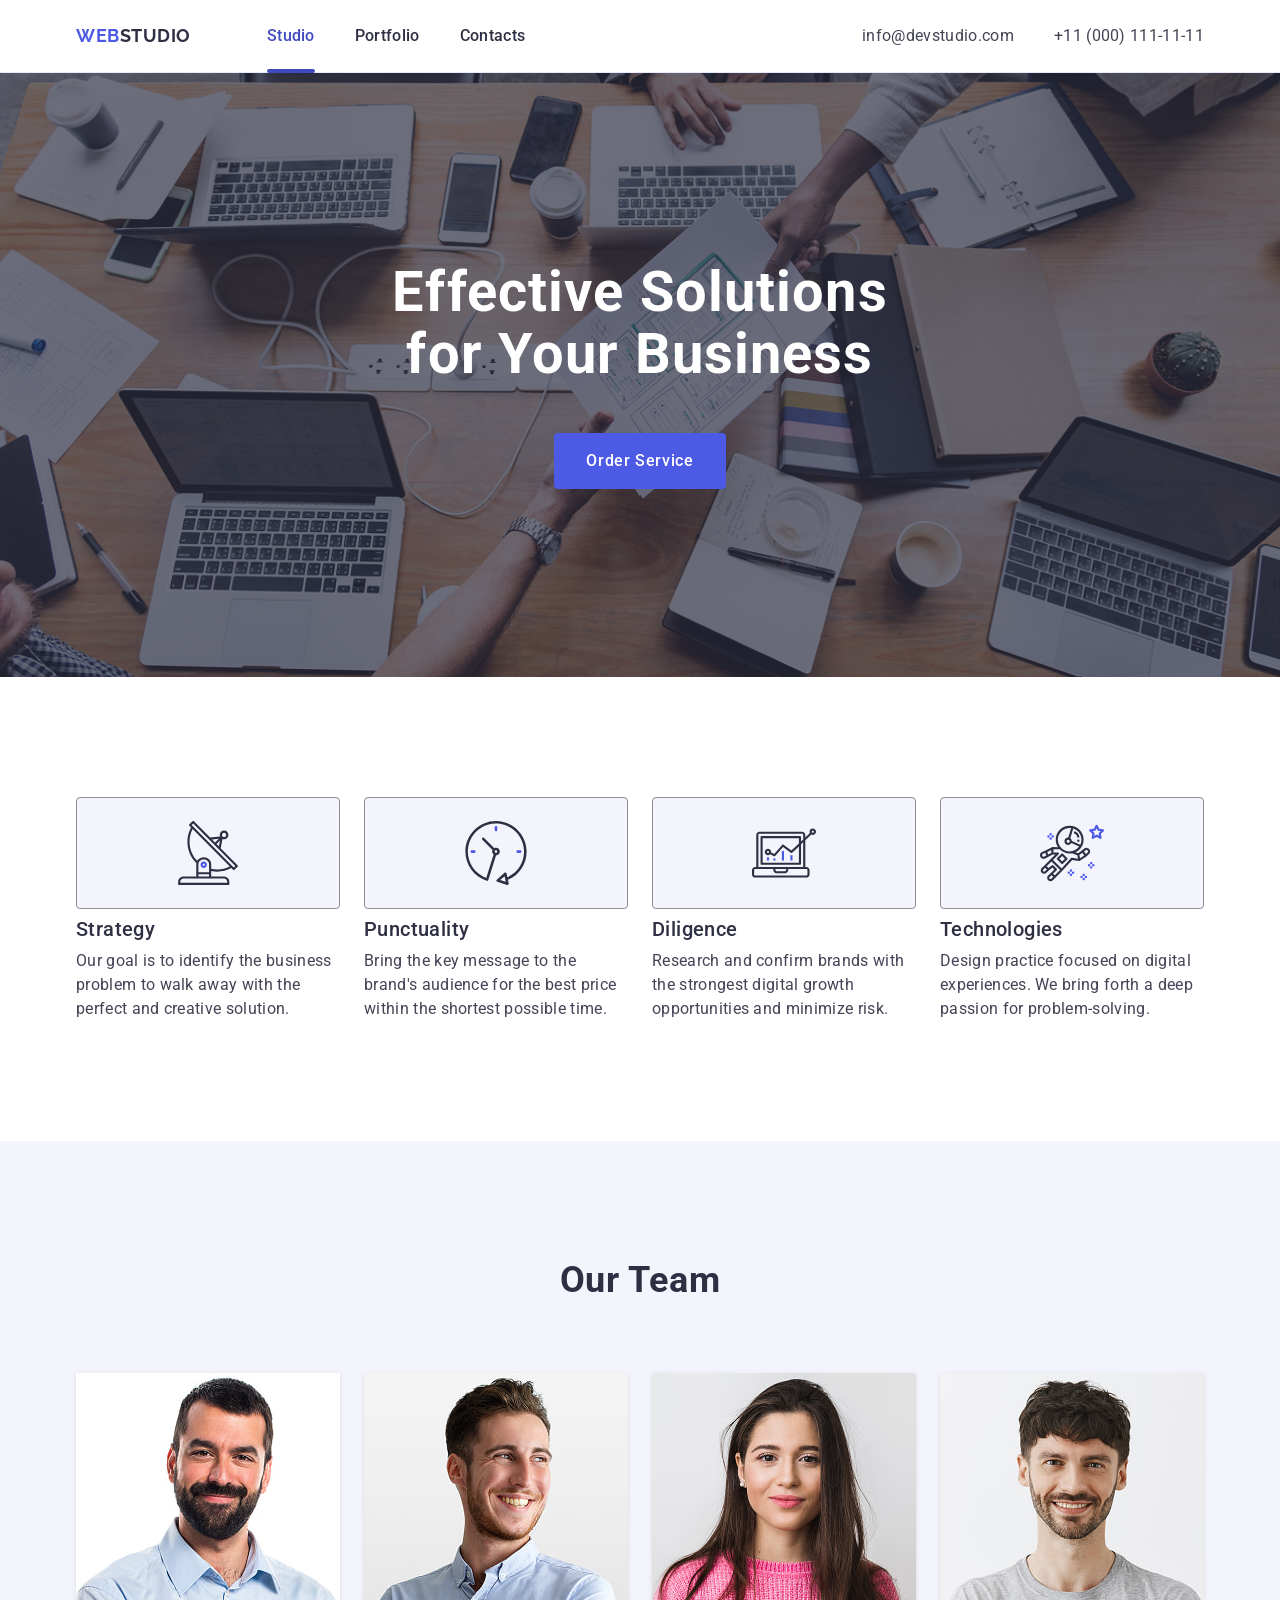
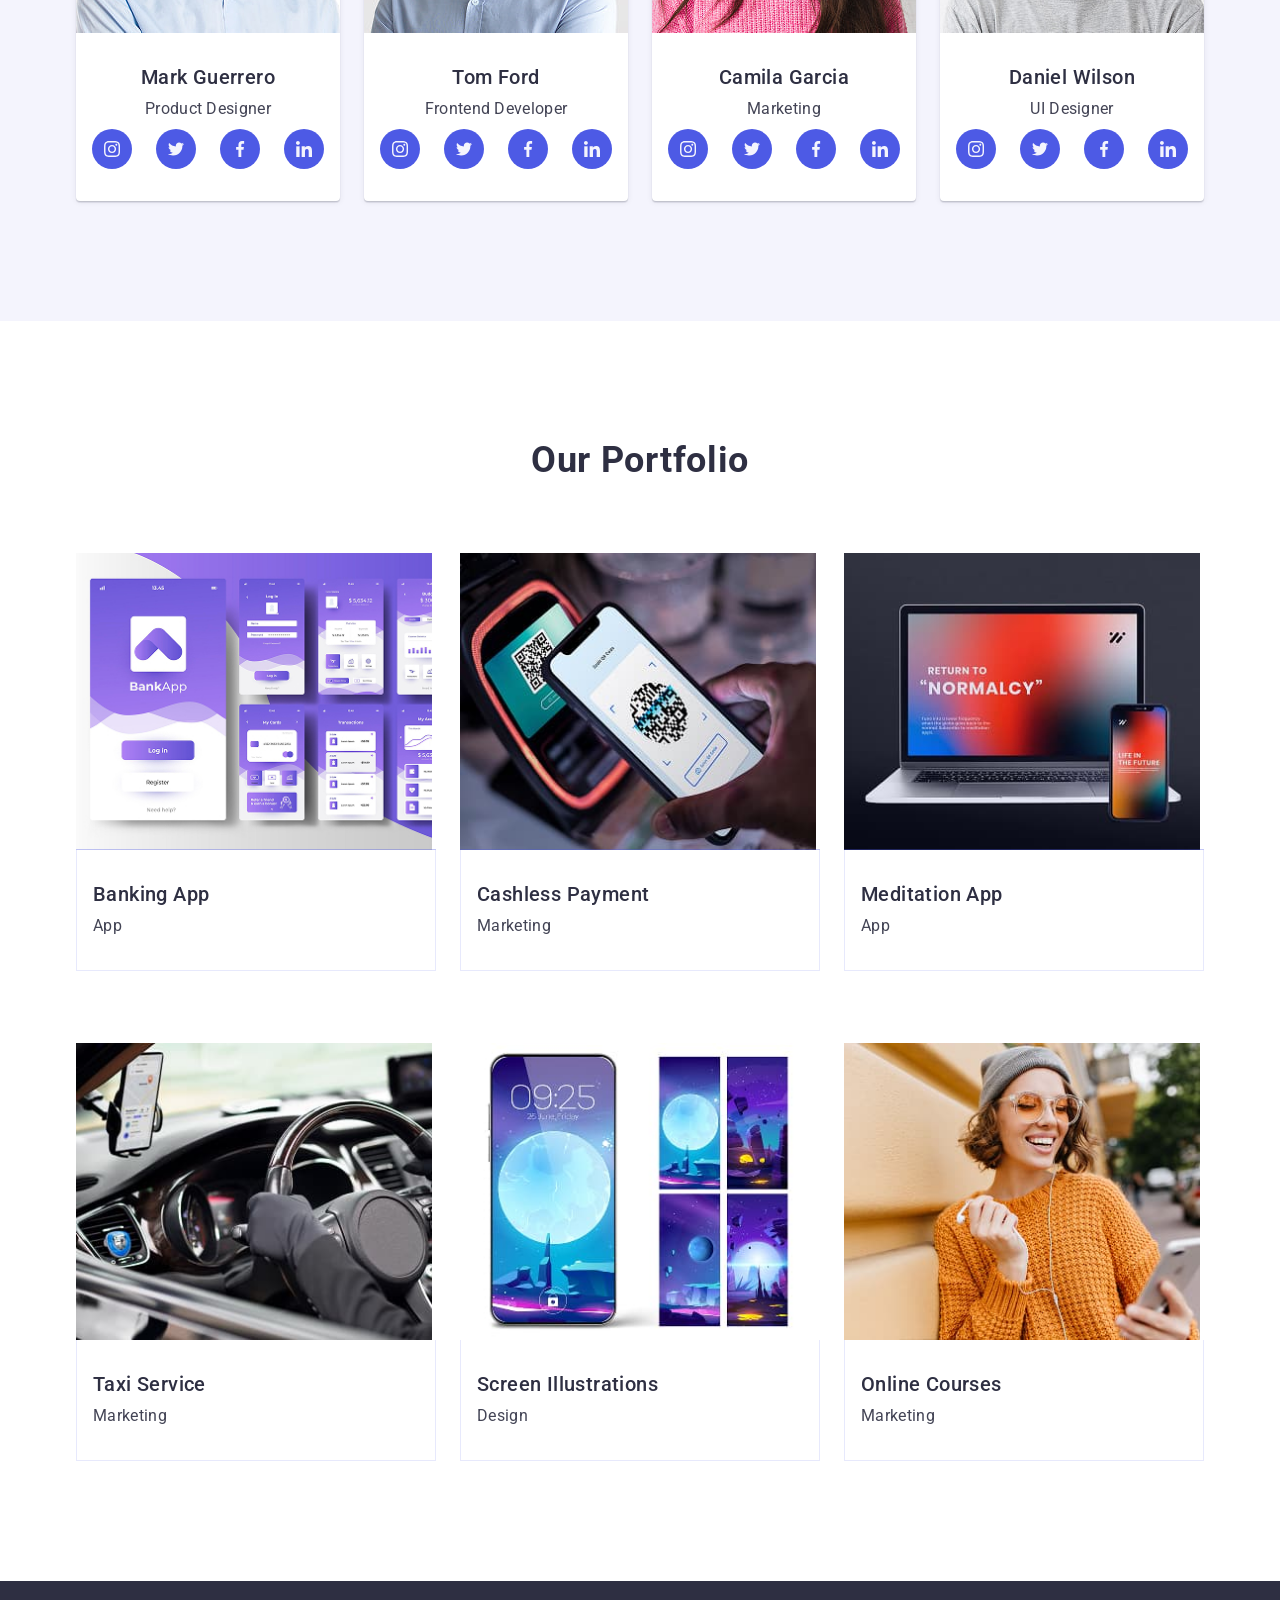
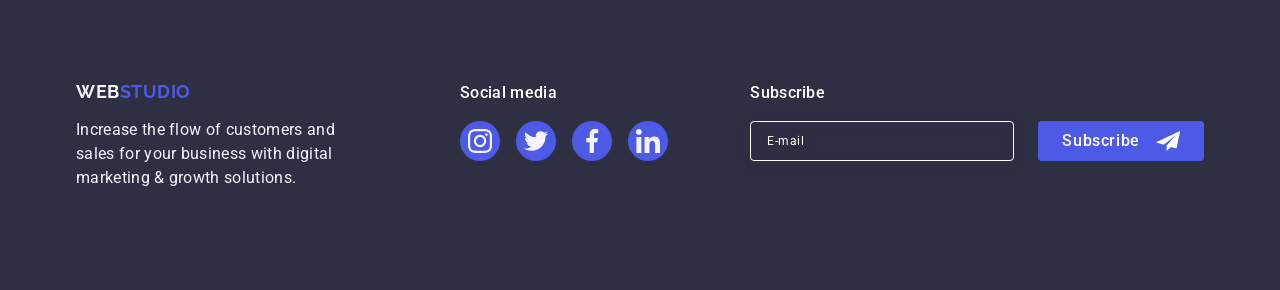
<file: index.html>
<!doctype html>
<html lang="en">
  <head>
    <meta charset="UTF-8" />
    <meta name="description" content="WebStudio description meta tag content" />
    <meta name="viewport" content="width=device-width, initial-scale=1.0" />
    <title>WebStudio</title>
    <link rel="preconnect" href="https://fonts.googleapis.com" />
    <link rel="preconnect" href="https://fonts.gstatic.com" crossorigin />
    <link
      href="https://fonts.googleapis.com/css2?family=Raleway:wght@700&family=Roboto:wght@400;500;700&display=swap"
      rel="stylesheet"
    />
    <link
      rel="stylesheet"
      href="https://cdnjs.cloudflare.com/ajax/libs/modern-normalize/3.0.1/modern-normalize.min.css"
      integrity="sha512-q6WgHqiHlKyOqslT/lgBgodhd03Wp4BEqKeW6nNtlOY4quzyG3VoQKFrieaCeSnuVseNKRGpGeDU3qPmabCANg=="
      crossorigin="anonymous"
      referrerpolicy="no-referrer"
    />

    <link rel="stylesheet" href="./css/styles.css" />
  </head>

  <body>
    <header class="header">
      <div class="container">
        <a class="header-logo" href="./index.html">
          <span class="logo-part">WEB</span>STUDIO
        </a>

        <button class="mobile-menu-btn" type="button">
          <svg class="mobile-menu-icon" width="24" height="24">
            <use href="./images/icons.svg#burger-menu"></use>
          </svg>
        </button>
        <nav class="nav">
          <ul class="nav-list">
            <li class="nav-item">
              <a class="nav-link active" href="./index.html">Studio</a>
            </li>
            <li class="nav-item">
              <a class="nav-link" href="">Portfolio</a>
            </li>
            <li class="nav-item">
              <a class="nav-link" href="">Contacts</a>
            </li>
          </ul>
        </nav>

        <address class="address">
          <ul class="address-list">
            <li class="address-item">
              <a class="address-link" href="mailto:info@devstudio.com"
                >info@devstudio.com</a
              >
            </li>

            <li class="address-item">
              <a class="address-link" href="tel:+110001111111"
                >+11 (000) 111-11-11</a
              >
            </li>
          </ul>
        </address>
      </div>
    </header>

    <main>
      <section class="hero">
        <div class="container">
          <h1 class="hero-title">Effective Solutions for Your Business</h1>
          <button class="hero-button" type="button">Order Service</button>
        </div>
      </section>

      <section class="features">
        <div class="container">
          <h2 class="visually-hidden">Our Features</h2>

          <ul class="features-list">
            <li class="features-item">
              <div class="features-icon-wrapper">
                <svg class="features-icon" width="64" height="64">
                  <use href="./images/icons.svg#icon-antenna"></use>
                </svg>
              </div>
              <h3 class="features-subtitle">Strategy</h3>
              <p class="features-text">
                Our goal is to identify the business problem to walk away with
                the perfect and creative solution.
              </p>
            </li>

            <li class="features-item">
              <div class="features-icon-wrapper">
                <svg class="features-icon" width="64" height="64">
                  <use href="./images/icons.svg#icon-clock"></use>
                </svg>
              </div>
              <h3 class="features-subtitle">Punctuality</h3>
              <p class="features-text">
                Bring the key message to the brand's audience for the best price
                within the shortest possible time.
              </p>
            </li>

            <li class="features-item">
              <div class="features-icon-wrapper">
                <svg class="features-icon" width="64" height="64">
                  <use href="./images/icons.svg#icon-diagram"></use>
                </svg>
              </div>
              <h3 class="features-subtitle">Diligence</h3>
              <p class="features-text">
                Research and confirm brands with the strongest digital growth
                opportunities and minimize risk.
              </p>
            </li>

            <li class="features-item">
              <div class="features-icon-wrapper">
                <svg class="features-icon" width="64" height="64">
                  <use href="./images/icons.svg#icon-astronaut"></use>
                </svg>
              </div>
              <h3 class="features-subtitle">Technologies</h3>
              <p class="features-text">
                Design practice focused on digital experiences. We bring forth a
                deep passion for problem-solving.
              </p>
            </li>
          </ul>
        </div>
      </section>
      <section class="team">
        <div class="container">
          <h2 class="team-title">Our Team</h2>

          <ul class="team-list">
            <li class="team-item">
              <img
                class="team-img"
                srcset="./images/img-1.jpg 1x, ./images/img@2x.jpg 2x"
                src="./images/img-1.jpg"
                alt="Mark Guerrero Product Designer"
                width="264"
                height="260"
                loading="lazy"
              />
              <div class="team-wrapper">
                <div class="team-person">
                  <h3 class="team-name">Mark Guerrero</h3>
                  <p class="team-desc">Product Designer</p>
                </div>
                <div class="team-media">
                  <ul class="team-media-list">
                    <li>
                      <a class="team-social-link" href="">
                        <svg class="team-icon" width="16" height="16">
                          <use href="./images/icons.svg#icon-instagram"></use>
                        </svg>
                      </a>
                    </li>
                    <li>
                      <a class="team-social-link" href="">
                        <svg class="team-icon" width="16" height="16">
                          <use href="./images/icons.svg#icon-twitter"></use>
                        </svg>
                      </a>
                    </li>
                    <li>
                      <a class="team-social-link" href="">
                        <svg class="team-icon" width="16" height="16">
                          <use href="./images/icons.svg#icon-facebook"></use>
                        </svg>
                      </a>
                    </li>
                    <li>
                      <a class="team-social-link" href="">
                        <svg class="team-icon" width="16" height="16">
                          <use href="./images/icons.svg#icon-linkedin"></use>
                        </svg>
                      </a>
                    </li>
                  </ul>
                </div>
              </div>
            </li>
            <li class="team-item">
              <img
                class="team-img"
                srcset="./images/img-2.jpg 1x, ./images/img@2x-1.jpg 2x"
                src="./images/img-2.jpg"
                alt="Tom Ford Frontend Developer"
                width="264"
                height="260"
                loading="lazy"
              />
              <div class="team-wrapper">
                <div class="team-person">
                  <h3 class="team-name">Tom Ford</h3>
                  <p class="team-desc">Frontend Developer</p>
                </div>
                <div class="team-media">
                  <ul class="team-media-list">
                    <li>
                      <a class="team-social-link" href="">
                        <svg class="team-icon" width="16" height="16">
                          <use href="./images/icons.svg#icon-instagram"></use>
                        </svg>
                      </a>
                    </li>
                    <li>
                      <a class="team-social-link" href="">
                        <svg class="team-icon" width="16" height="16">
                          <use href="./images/icons.svg#icon-twitter"></use>
                        </svg>
                      </a>
                    </li>
                    <li>
                      <a class="team-social-link" href="">
                        <svg class="team-icon" width="16" height="16">
                          <use href="./images/icons.svg#icon-facebook"></use>
                        </svg>
                      </a>
                    </li>
                    <li>
                      <a class="team-social-link" href="">
                        <svg class="team-icon" width="16" height="16">
                          <use href="./images/icons.svg#icon-linkedin"></use>
                        </svg>
                      </a>
                    </li>
                  </ul>
                </div>
              </div>
            </li>
            <li class="team-item">
              <img
                class="team-img"
                srcset="./images/img-3.jpg 1x, ./images/img@2x-2.jpg 2x"
                src="./images/img-3.jpg"
                alt="Camila Garcia Marketing"
                width="264"
                height="260"
                loading="lazy"
              />
              <div class="team-wrapper">
                <div class="team-person">
                  <h3 class="team-name">Camila Garcia</h3>
                  <p class="team-desc">Marketing</p>
                </div>
                <div class="team-media">
                  <ul class="team-media-list">
                    <li>
                      <a class="team-social-link" href="">
                        <svg class="team-icon" width="16" height="16">
                          <use href="./images/icons.svg#icon-instagram"></use>
                        </svg>
                      </a>
                    </li>
                    <li>
                      <a class="team-social-link" href="">
                        <svg class="team-icon" width="16" height="16">
                          <use href="./images/icons.svg#icon-twitter"></use>
                        </svg>
                      </a>
                    </li>
                    <li>
                      <a class="team-social-link" href="">
                        <svg class="team-icon" width="16" height="16">
                          <use href="./images/icons.svg#icon-facebook"></use>
                        </svg>
                      </a>
                    </li>
                    <li>
                      <a class="team-social-link" href="">
                        <svg class="team-icon" width="16" height="16">
                          <use href="./images/icons.svg#icon-linkedin"></use>
                        </svg>
                      </a>
                    </li>
                  </ul>
                </div>
              </div>
            </li>
            <li class="team-item">
              <img
                srcset="./images/img-4.jpg 1x, ./images/img@2x-3.jpg 2x"
                class="team-img"
                src="./images/img-4.jpg"
                alt="Photo by Daniel Wilson UI Designer"
                width="264"
                height="260"
                loading="lazy"
              />
              <div class="team-wrapper">
                <div class="team-person">
                  <h3 class="team-name">Daniel Wilson</h3>
                  <p class="team-desc">UI Designer</p>
                </div>
                <div class="team-media">
                  <ul class="team-media-list">
                    <li>
                      <a class="team-social-link" href="">
                        <svg class="team-icon" width="16" height="16">
                          <use href="./images/icons.svg#icon-instagram"></use>
                        </svg>
                      </a>
                    </li>
                    <li>
                      <a class="team-social-link" href="">
                        <svg class="team-icon" width="16" height="16">
                          <use href="./images/icons.svg#icon-twitter"></use>
                        </svg>
                      </a>
                    </li>
                    <li>
                      <a class="team-social-link" href="">
                        <svg class="team-icon" width="16" height="16">
                          <use href="./images/icons.svg#icon-facebook"></use>
                        </svg>
                      </a>
                    </li>
                    <li>
                      <a class="team-social-link" href="">
                        <svg class="team-icon" width="16" height="16">
                          <use href="./images/icons.svg#icon-linkedin"></use>
                        </svg>
                      </a>
                    </li>
                  </ul>
                </div>
              </div>
            </li>
          </ul>
        </div>
      </section>
      <section class="portfolio">
        <div class="container">
          <h2 class="portfolio-title">Our Portfolio</h2>

          <ul class="portfolio-list">
            <li class="portfolio-item">
              <div class="portfolio-wrapper">
                <img
                  class="portfolio-img"
                  srcset="
                    ./images/img-portfolio-1.jpg    1x,
                    ./images/img-portfolio-1@2x.jpg 2x
                  "
                  src="./images/img-portfolio-1.jpg"
                  alt="Banking app interface"
                  width="360"
                  height="300"
                  loading="lazy"
                />
                <p class="overlay">
                  14 Stylish and User-Friendly App Design Concepts · Task
                  Manager App · Calorie Tracker App · Exotic Fruit Ecommerce App
                  · Cloud Storage App
                </p>
              </div>
              <div class="portfolio-content">
                <h3 class="portfolio-name">Banking App</h3>
                <p class="portfolio-desc">App</p>
              </div>
            </li>

            <li class="portfolio-item">
              <div class="portfolio-wrapper">
                <img
                  class="portfolio-img"
                  srcset="
                    ./images/img-portfolio-2.jpg    1x,
                    ./images/img-portfolio-2@2x.jpg 2x
                  "
                  src="./images/img-portfolio-2.jpg"
                  alt="Smartphone scanning a QR code on a payment terminal"
                  width="360"
                  height="300"
                  loading="lazy"
                />
                <p class="overlay">
                  14 Stylish and User-Friendly App Design Concepts · Task
                  Manager App · Calorie Tracker App · Exotic Fruit Ecommerce App
                  · Cloud Storage App
                </p>
              </div>
              <div class="portfolio-content">
                <h3 class="portfolio-name">Cashless Payment</h3>
                <p class="portfolio-desc">Marketing</p>
              </div>
            </li>

            <li class="portfolio-item">
              <div class="portfolio-wrapper">
                <img
                  class="portfolio-img"
                  srcset="
                    ./images/img-portfolio-3.jpg    1x,
                    ./images/img-portfolio-3@2x.jpg 2x
                  "
                  src="./images/img-portfolio-3.jpg"
                  alt="Meditation app interface"
                  width="360"
                  height="300"
                  loading="lazy"
                />
                <p class="overlay">
                  14 Stylish and User-Friendly App Design Concepts · Task
                  Manager App · Calorie Tracker App · Exotic Fruit Ecommerce App
                  · Cloud Storage App
                </p>
              </div>
              <div class="portfolio-content">
                <h3 class="portfolio-name">Meditation App</h3>
                <p class="portfolio-desc">App</p>
              </div>
            </li>

            <li class="portfolio-item">
              <div class="portfolio-wrapper">
                <img
                  class="portfolio-img"
                  srcset="
                    ./images/img-portfolio-4.jpg    1x,
                    ./images/img-portfolio-4@2x.jpg 2x
                  "
                  src="./images/img-portfolio-4.jpg"
                  alt="Taxi driver driving his car"
                  width="360"
                  height="300"
                  loading="lazy"
                />
                <p class="overlay">
                  14 Stylish and User-Friendly App Design Concepts · Task
                  Manager App · Calorie Tracker App · Exotic Fruit Ecommerce App
                  · Cloud Storage App
                </p>
              </div>
              <div class="portfolio-content">
                <h3 class="portfolio-name">Taxi Service</h3>
                <p class="portfolio-desc">Marketing</p>
              </div>
            </li>

            <li class="portfolio-item">
              <div class="portfolio-wrapper">
                <img
                  class="portfolio-img"
                  srcset="
                    ./images/img-portfolio-5.jpg    1x,
                    ./images/img-portfolio-5@2x.jpg 2x
                  "
                  src="./images/img-portfolio-5.jpg"
                  alt="Smartphone screen showing space-themed illustrations"
                  width="360"
                  height="300"
                  loading="lazy"
                />
                <p class="overlay">
                  14 Stylish and User-Friendly App Design Concepts · Task
                  Manager App · Calorie Tracker App · Exotic Fruit Ecommerce App
                  · Cloud Storage App
                </p>
              </div>
              <div class="portfolio-content">
                <h3 class="portfolio-name">Screen Illustrations</h3>
                <p class="portfolio-desc">Design</p>
              </div>
            </li>

            <li class="portfolio-item">
              <div class="portfolio-wrapper">
                <img
                  class="portfolio-img"
                  srcset="
                    ./images/img-portfolio-6.jpg    1x,
                    ./images/img-portfolio-6@2x.jpg 2x
                  "
                  src="./images/img-portfolio-6.jpg"
                  alt="Woman in headphones holding a smartphone"
                  width="360"
                  height="300"
                  loading="lazy"
                />
                <p class="overlay">
                  14 Stylish and User-Friendly App Design Concepts · Task
                  Manager App · Calorie Tracker App · Exotic Fruit Ecommerce App
                  · Cloud Storage App
                </p>
              </div>
              <div class="portfolio-content">
                <h3 class="portfolio-name">Online Courses</h3>
                <p class="portfolio-desc">Marketing</p>
              </div>
            </li>
          </ul>
        </div>
      </section>
    </main>

    <footer class="footer">
      <div class="container">
        <div class="container-footer">
          <div class="container-logo">
            <a class="footer-logo" href="./index.html">
              <span class="logo-part">WEB</span>STUDIO
            </a>
            <p class="footer-text">
              Increase the flow of customers and sales for your business with
              digital marketing & growth solutions.
            </p>
          </div>
          <div class="media">
            <p class="media-title">Social media</p>
            <ul class="media-list">
              <li>
                <a class="social-link" href="">
                  <svg class="team-icon" width="24" height="24">
                    <use href="./images/icons.svg#icon-instagram"></use>
                  </svg>
                </a>
              </li>
              <li>
                <a class="social-link" href="">
                  <svg class="team-icon" width="24" height="24">
                    <use href="./images/icons.svg#icon-twitter"></use>
                  </svg>
                </a>
              </li>
              <li>
                <a class="social-link" href="">
                  <svg class="team-icon" width="24" height="24">
                    <use href="./images/icons.svg#icon-facebook"></use>
                  </svg>
                </a>
              </li>
              <li>
                <a class="social-link" href="">
                  <svg class="team-icon" width="24" height="24">
                    <use href="./images/icons.svg#icon-linkedin"></use>
                  </svg>
                </a>
              </li>
            </ul>
          </div>
          <div class="subscribe">
            <p class="subscribe-title">Subscribe</p>
            <form class="form">
              <label class="form-label">
                <input
                  class="form-input"
                  type="email"
                  name="e-mail"
                  placeholder="E-mail"
                  aria-label="E-mail"
                />
              </label>
              <button class="subscribe-button" type="submit">
                Subscribe
                <svg class="form-icon" width="24" height="24">
                  <use href="./images/icons.svg#icon-icon-send"></use>
                </svg>
              </button>
            </form>
          </div>
        </div>
      </div>
    </footer>

    <!--Modal window-->
    <div class="backdrop">
      <div class="modal">
        <button
          type="button"
          class="modal-button"
          aria-label="Close modal button"
        >
          <svg class="modal-icon" width="8" height="8">
            <use href="./images/icons.svg#icon-close"></use>
          </svg>
        </button>
        <p class="modal-slogan">
          Leave your contacts and we will call you back
        </p>

        <form class="form-modal" name="service" autocomplete="on">
          <div class="modal-field">
            <label class="modal-label" for="user-name">Name</label>
            <div class="modal-input-wrap">
              <input
                class="modal-input"
                type="text"
                name="contact_name"
                id="user-name"
                autofocus
              />
              <svg class="modal-input-icon" width="18" height="24">
                <use href="./images/icons.svg#icon-person-black"></use>
              </svg>
            </div>
          </div>

          <div class="modal-field">
            <label class="modal-label" for="user-phone">Phone</label>
            <div class="modal-input-wrap">
              <input
                class="modal-input"
                type="tel"
                name="contact_tel"
                id="user-phone"
              />
              <svg class="modal-input-icon" width="18" height="24">
                <use href="./images/icons.svg#icon-phone-black"></use>
              </svg>
            </div>
          </div>

          <div class="modal-field">
            <label class="modal-label" for="user-email">Email</label>
            <div class="modal-input-wrap">
              <input
                class="modal-input"
                type="email"
                name="contact_email"
                id="user-email"
              />
              <svg class="modal-input-icon" width="18" height="24">
                <use href="./images/icons.svg#icon-email-black"></use>
              </svg>
            </div>
          </div>

          <div class="modal-field comment-wrap">
            <label class="modal-label" for="user-comment">Comment</label>
            <textarea
              class="modal-textarea"
              name="comment"
              id="user-comment"
              rows="5"
              placeholder="Text input"
            ></textarea>
          </div>

          <div class="modal-field-checkbox">
            <input
              class="form-checkbox visually-hidden"
              type="checkbox"
              name="privacy_policy"
              id="user-privacy"
              value="true"
              required
            />

            <label class="modal-label-checkbox" for="user-privacy">
              <span class="custom-checkbox">
                <svg class="custom-checkbox-icon" width="10" height="8">
                  <use href="./images/icons.svg#icon-flag"></use>
                </svg>
              </span>
              I accept the terms and conditions of the
              <a class="privacy-link" href="">Privacy Policy</a>
            </label>
          </div>

          <button class="submit-button" type="submit">Send</button>
        </form>
      </div>
    </div>
    <!-- Mobile menu -->
    <div class="mobile-menu">
      <div class="container">
        <button class="mobile-close-btn" type="button">
          <svg class="mobile-close-icon" width="8" height="8">
            <use href="./images/icons.svg#icon-close"></use>
          </svg>
        </button>

        <nav>
          <ul class="mobile-menu-nav">
            <li class="mobile-menu-nav-item">
              <a class="mobile-menu-nav-link active" href="#">Studio</a>
            </li>
            <li class="mobile-menu-nav-item">
              <a class="mobile-menu-nav-link" href="#">Portfolio</a>
            </li>
            <li class="mobile-menu-nav-item">
              <a class="mobile-menu-nav-link" href="#">Contacts</a>
            </li>
          </ul>
        </nav>

        <address class="mobile-contacts">
          <ul class="mobile-menu-contacts">
            <li class="mobile-menu-contacts-item">
              <a
                class="mobile-menu-contacts-link accent-text"
                href="tel:+110001111111"
              >
                +11 (000) 111-11-11
              </a>
            </li>
            <li class="mobile-menu-contacts-item">
              <a
                class="mobile-menu-contacts-link"
                href="mailto:info@devstudio.com"
              >
                info@devstudio.com
              </a>
            </li>
          </ul>
        </address>

        <ul class="mobile-social-list">
          <li>
            <a class="mobile-social-item" href="">
              <svg class="team-icon" width="24" height="24">
                <use href="./images/icons.svg#icon-instagram"></use>
              </svg>
            </a>
          </li>
          <li>
            <a class="mobile-social-item" href="">
              <svg class="team-icon" width="24" height="24">
                <use href="./images/icons.svg#icon-twitter"></use>
              </svg>
            </a>
          </li>
          <li>
            <a class="mobile-social-item" href="">
              <svg class="team-icon" width="24" height="24">
                <use href="./images/icons.svg#icon-facebook"></use>
              </svg>
            </a>
          </li>
          <li>
            <a class="mobile-social-item" href="">
              <svg class="team-icon" width="24" height="24">
                <use href="./images/icons.svg#icon-linkedin"></use>
              </svg>
            </a>
          </li>
        </ul>
      </div>
    </div>
  </body>
</html>
</file>
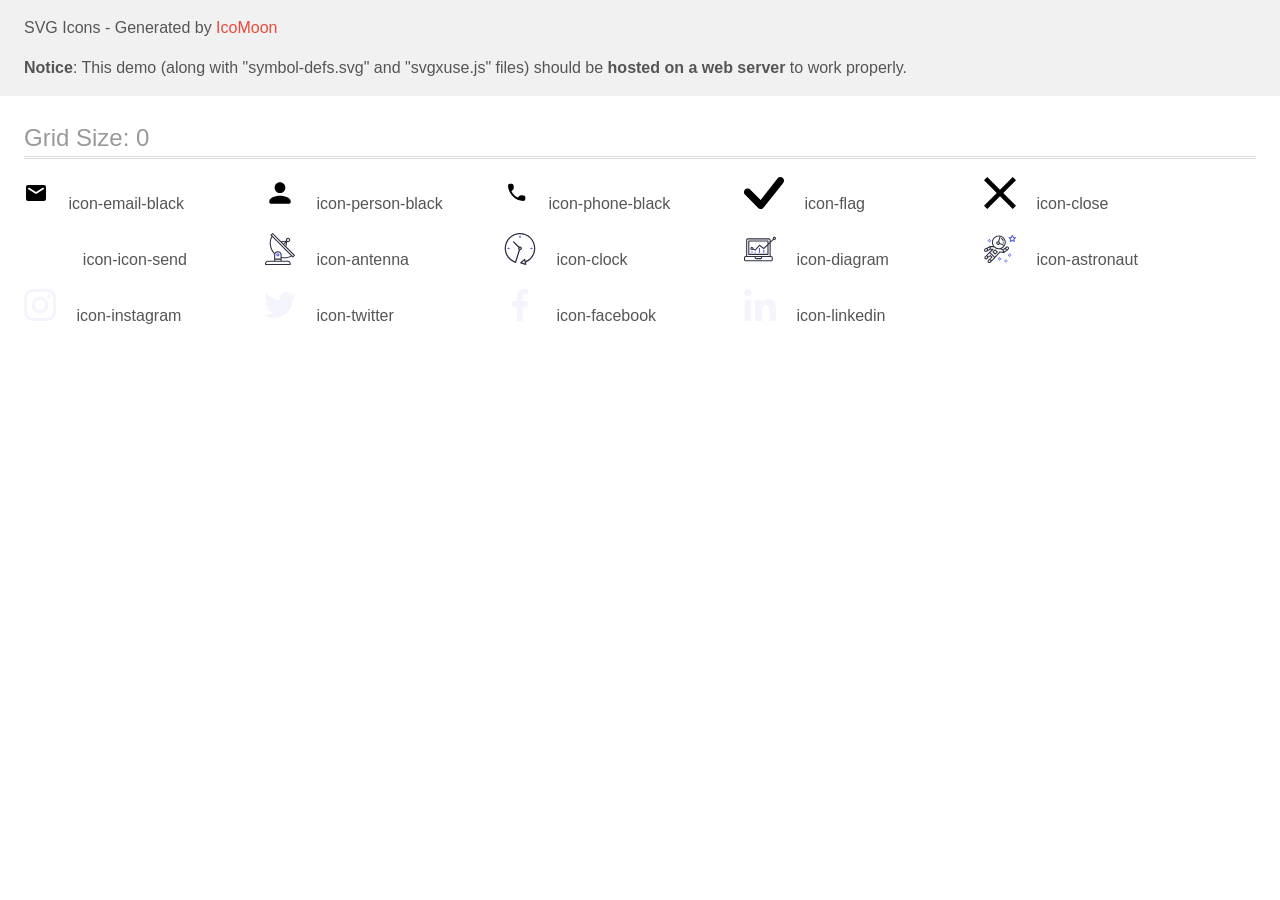
<file: images/icomoon/demo-external-svg.html>
<!doctype html>
<html>
<head>
    <title>IcoMoon - SVG Icons</title>
    <meta charset="utf-8">
    <meta name="viewport" content="width=device-width, initial-scale=1">
    <link rel="stylesheet" href="demo-files/demo.css">
    <link rel="stylesheet" href="style.css">
</head>
<body>
<header class="bgc1 clearfix">
<div class="mhl">
    <p>SVG Icons - Generated by <a href="https://icomoon.io/app">IcoMoon</a></p><p><strong>Notice</strong>: This demo (along with "symbol-defs.svg" and "svgxuse.js" files) should be <b>hosted on a web server</b> to work properly.</p>
</div>
</header>
    <div class="clearfix mhl ptl">
        <h1 class="mvm mtn fgc1">Grid Size: 0</h1>
        <div class="glyph fs1">
            <div class="clearfix pbs">
                <svg class="icon icon-email-black"><use xlink:href="symbol-defs.svg#icon-email-black"></use></svg><span class="name"> icon-email-black</span>
            </div>
        </div>
        <div class="glyph fs1">
            <div class="clearfix pbs">
                <svg class="icon icon-person-black"><use xlink:href="symbol-defs.svg#icon-person-black"></use></svg><span class="name"> icon-person-black</span>
            </div>
        </div>
        <div class="glyph fs1">
            <div class="clearfix pbs">
                <svg class="icon icon-phone-black"><use xlink:href="symbol-defs.svg#icon-phone-black"></use></svg><span class="name"> icon-phone-black</span>
            </div>
        </div>
        <div class="glyph fs1">
            <div class="clearfix pbs">
                <svg class="icon icon-flag"><use xlink:href="symbol-defs.svg#icon-flag"></use></svg><span class="name"> icon-flag</span>
            </div>
        </div>
        <div class="glyph fs1">
            <div class="clearfix pbs">
                <svg class="icon icon-close"><use xlink:href="symbol-defs.svg#icon-close"></use></svg><span class="name"> icon-close</span>
            </div>
        </div>
        <div class="glyph fs1">
            <div class="clearfix pbs">
                <svg class="icon icon-icon-send"><use xlink:href="symbol-defs.svg#icon-icon-send"></use></svg><span class="name"> icon-icon-send</span>
            </div>
        </div>
        <div class="glyph fs1">
            <div class="clearfix pbs">
                <svg class="icon icon-antenna"><use xlink:href="symbol-defs.svg#icon-antenna"></use></svg><span class="name"> icon-antenna</span>
            </div>
        </div>
        <div class="glyph fs1">
            <div class="clearfix pbs">
                <svg class="icon icon-clock"><use xlink:href="symbol-defs.svg#icon-clock"></use></svg><span class="name"> icon-clock</span>
            </div>
        </div>
        <div class="glyph fs1">
            <div class="clearfix pbs">
                <svg class="icon icon-diagram"><use xlink:href="symbol-defs.svg#icon-diagram"></use></svg><span class="name"> icon-diagram</span>
            </div>
        </div>
        <div class="glyph fs1">
            <div class="clearfix pbs">
                <svg class="icon icon-astronaut"><use xlink:href="symbol-defs.svg#icon-astronaut"></use></svg><span class="name"> icon-astronaut</span>
            </div>
        </div>
        <div class="glyph fs1">
            <div class="clearfix pbs">
                <svg class="icon icon-instagram"><use xlink:href="symbol-defs.svg#icon-instagram"></use></svg><span class="name"> icon-instagram</span>
            </div>
        </div>
        <div class="glyph fs1">
            <div class="clearfix pbs">
                <svg class="icon icon-twitter"><use xlink:href="symbol-defs.svg#icon-twitter"></use></svg><span class="name"> icon-twitter</span>
            </div>
        </div>
        <div class="glyph fs1">
            <div class="clearfix pbs">
                <svg class="icon icon-facebook"><use xlink:href="symbol-defs.svg#icon-facebook"></use></svg><span class="name"> icon-facebook</span>
            </div>
        </div>
        <div class="glyph fs1">
            <div class="clearfix pbs">
                <svg class="icon icon-linkedin"><use xlink:href="symbol-defs.svg#icon-linkedin"></use></svg><span class="name"> icon-linkedin</span>
            </div>
        </div>
  </div>
<script defer src="svgxuse.js"></script>
</body>
</html>
</file>
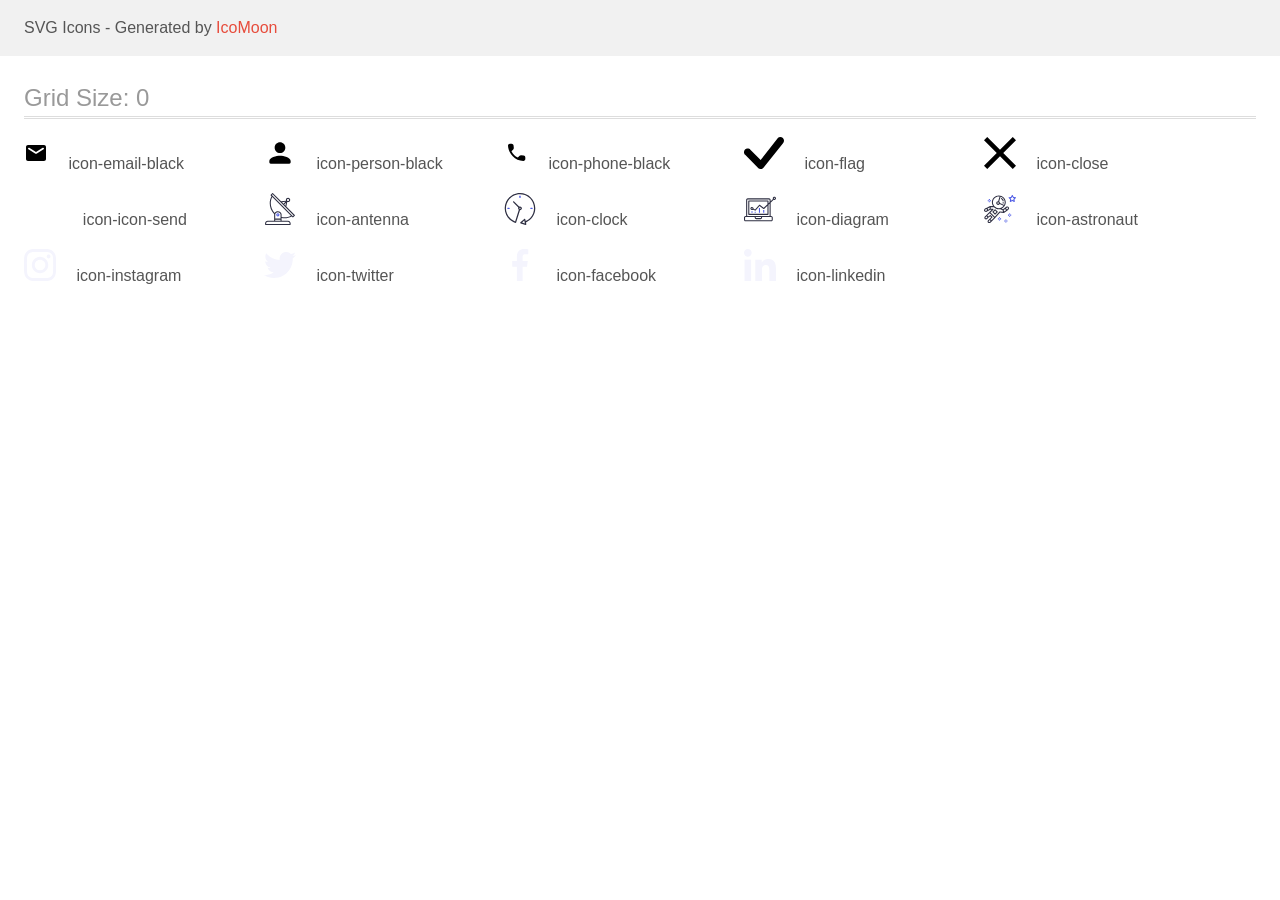
<file: images/icomoon/demo.html>
<!doctype html>
<html>
<head>
    <title>IcoMoon - SVG Icons</title>
    <meta charset="utf-8">
    <meta name="viewport" content="width=device-width, initial-scale=1">
    <link rel="stylesheet" href="demo-files/demo.css">
    <link rel="stylesheet" href="style.css">
</head>
<body>
<svg aria-hidden="true" style="position: absolute; width: 0; height: 0; overflow: hidden;" version="1.1" xmlns="http://www.w3.org/2000/svg" xmlns:xlink="http://www.w3.org/1999/xlink">
<defs>
<symbol id="icon-email-black" viewBox="0 0 24 32">
<path d="M20 8h-16c-1.1 0-1.99 0.9-1.99 2l-0.010 12c0 1.1 0.9 2 2 2h16c1.1 0 2-0.9 2-2v-12c0-1.1-0.9-2-2-2zM19.6 12.25l-7.070 4.42c-0.32 0.2-0.74 0.2-1.060 0l-7.070-4.42c-0.25-0.16-0.4-0.43-0.4-0.72 0-0.67 0.73-1.070 1.3-0.72l6.7 4.19 6.7-4.19c0.57-0.35 1.3 0.050 1.3 0.72 0 0.29-0.15 0.56-0.4 0.72z"></path>
</symbol>
<symbol id="icon-person-black" viewBox="0 0 32 32">
<path d="M16 16c2.947 0 5.333-2.387 5.333-5.333s-2.387-5.333-5.333-5.333c-2.947 0-5.333 2.387-5.333 5.333s2.387 5.333 5.333 5.333zM16 18.667c-3.56 0-10.667 1.787-10.667 5.333v1.333c0 0.733 0.6 1.333 1.333 1.333h18.667c0.733 0 1.333-0.6 1.333-1.333v-1.333c0-3.547-7.107-5.333-10.667-5.333z"></path>
</symbol>
<symbol id="icon-phone-black" viewBox="0 0 24 32">
<path d="M19.635 18.487l-2.451-0.28c-0.589-0.067-1.167 0.135-1.582 0.55l-1.775 1.775c-2.731-1.389-4.969-3.618-6.359-6.359l1.785-1.785c0.415-0.415 0.618-0.994 0.55-1.582l-0.28-2.432c-0.116-0.975-0.936-1.708-1.92-1.708h-1.669c-1.090 0-1.997 0.907-1.93 1.997 0.511 8.24 7.102 14.821 15.332 15.332 1.090 0.068 1.997-0.839 1.997-1.93v-1.669c0.010-0.975-0.724-1.795-1.698-1.911z"></path>
</symbol>
<symbol id="icon-flag" viewBox="0 0 40 32">
<path d="M33.782 1.020c0.691-0.662 1.611-1.027 2.565-1.020s1.869 0.387 2.55 1.059c0.681 0.672 1.076 1.584 1.101 2.543s-0.321 1.891-0.966 2.598l-19.578 24.617c-0.337 0.365-0.743 0.657-1.195 0.86s-0.939 0.312-1.434 0.322c-0.495 0.009-0.986-0.082-1.445-0.268s-0.876-0.463-1.226-0.815l-12.984-13.054c-0.362-0.339-0.652-0.747-0.853-1.201s-0.309-0.944-0.318-1.441 0.082-0.99 0.267-1.451c0.185-0.461 0.461-0.879 0.81-1.231s0.766-0.628 1.224-0.814 0.949-0.277 1.443-0.269c0.494 0.009 0.981 0.118 1.433 0.32s0.858 0.494 1.195 0.857l10.275 10.325 17.042-21.83c0.031-0.038 0.063-0.074 0.098-0.109h-0.005z"></path>
</symbol>
<symbol id="icon-close" viewBox="0 0 32 32">
<path d="M32 3.223l-3.223-3.223-12.777 12.777-12.777-12.777-3.223 3.223 12.777 12.777-12.777 12.777 3.223 3.223 12.777-12.777 12.777 12.777 3.223-3.223-12.777-12.777 12.777-12.777z"></path>
</symbol>
<symbol id="icon-icon-send" viewBox="0 0 38 32">
<path fill="#fff" style="fill: var(--color1, #fff)" d="M38.4 0l-38.4 18 12.272 3.788 18.928-14.788-14.397 16.186 0.012 0.004-0.014-0.004v8.814l6.882-6.691 8.718 2.691 6-28z"></path>
</symbol>
<symbol id="icon-antenna" viewBox="0 0 32 32">
<path fill="#2e2f42" style="fill: var(--color2, #2e2f42)" d="M30.773 22.098l-8.443-8.505 0.937-4.615c0.242 0.094 0.499 0.144 0.758 0.146h0.006c1.192 0.014 2.17-0.941 2.184-2.133s-0.941-2.17-2.133-2.184c-1.192-0.014-2.17 0.941-2.184 2.133-0.003 0.255 0.039 0.509 0.125 0.749l-4.96 0.605-8.091-8.133c-0.099-0.101-0.235-0.159-0.377-0.16-0.14 0.001-0.274 0.056-0.373 0.155l-1.513 1.504c-0.208 0.208-0.208 0.546 0 0.754l0.814 0.826c-3.153 5.798-2.129 12.978 2.519 17.663 0.043 0.041 0.092 0.074 0.146 0.098-0.034 0.18-0.051 0.364-0.052 0.547v6.187h-6.4c-1.472 0.002-2.665 1.195-2.667 2.667v1.067c0 0.295 0.239 0.533 0.533 0.533h24.533c0.295 0 0.533-0.239 0.533-0.533v-1.067c-0.002-1.472-1.195-2.665-2.667-2.667h-6.4v-2.742c1.003 0.21 2.024 0.317 3.049 0.32 2.458-0.003 4.877-0.615 7.040-1.783l0.818 0.823c0.099 0.101 0.235 0.159 0.377 0.16 0.14-0.001 0.274-0.056 0.373-0.155l1.513-1.504c0.208-0.208 0.208-0.546 0-0.754zM23.28 6.233c0.418-0.415 1.093-0.414 1.509 0.004s0.414 1.093-0.004 1.508c-0.2 0.199-0.47 0.31-0.752 0.31h-0.003c-0.589-0.003-1.064-0.483-1.061-1.072 0.002-0.282 0.115-0.552 0.314-0.751h-0.002zM22.024 9.738l-0.598 2.946-1.175-1.182 1.774-1.763zM21.419 8.836l-1.92 1.909-1.485-1.493 3.405-0.415zM24.004 28.8c0.884 0 1.6 0.716 1.6 1.6v0.533h-23.467v-0.533c0-0.884 0.716-1.6 1.6-1.6h20.267zM16.537 26.667v1.067h-5.333v-1.067h5.333zM11.204 25.6v-4.053c0-1.294 1.196-2.347 2.667-2.347s2.667 1.053 2.667 2.347v4.053h-5.333zM17.604 23.904v-2.357c0-1.882-1.675-3.413-3.733-3.413-1.331-0.020-2.576 0.657-3.281 1.786-4.058-4.274-4.971-10.645-2.279-15.887l18.602 18.708c-2.872 1.461-6.165 1.873-9.309 1.163zM28.893 23.22l-21.057-21.181 0.755-0.752 7.935 7.98c0.004 0 0.006 0.007 0.010 0.010l13.115 13.191-0.757 0.752z"></path>
<path fill="#4d5ae5" style="fill: var(--color3, #4d5ae5)" d="M13.876 20.267h-0.005c-0.884-0.001-1.601 0.714-1.602 1.598s0.714 1.601 1.598 1.602h0.005c0.884 0.001 1.601-0.714 1.602-1.598s-0.714-1.601-1.598-1.602zM14.249 22.245c-0.1 0.1-0.236 0.156-0.378 0.155-0.295-0.002-0.532-0.242-0.531-0.536 0.001-0.141 0.057-0.276 0.157-0.375s0.233-0.154 0.373-0.155c0.295 0.002 0.532 0.242 0.531 0.536-0.001 0.141-0.057 0.276-0.157 0.375h0.005z"></path>
</symbol>
<symbol id="icon-clock" viewBox="0 0 32 32">
<path fill="#2e2f42" style="fill: var(--color2, #2e2f42)" d="M31.297 15.301c-0.002-8.452-6.855-15.303-15.308-15.301s-15.303 6.855-15.301 15.308c0.001 6.658 4.307 12.551 10.649 14.576 0.061 0.019 0.124 0.029 0.187 0.029 0.121-0 0.239-0.032 0.342-0.094 0.135-0.080 0.236-0.207 0.283-0.356l3.865-12.25c1.057-0.005 1.909-0.866 1.903-1.923s-0.866-1.909-1.923-1.903c-0.284 0.001-0.565 0.067-0.82 0.191l-5.106-5.107c-0.253-0.245-0.657-0.238-0.902 0.016-0.239 0.247-0.239 0.639 0 0.886l5.103 5.109c-0.392 0.799-0.168 1.764 0.536 2.309l-3.683 11.673c-7.278-2.681-11.004-10.754-8.323-18.032s10.754-11.004 18.032-8.323c7.278 2.681 11.004 10.754 8.323 18.032-1.31 3.556-4.001 6.431-7.462 7.973l-0.398-1.874c-0.073-0.345-0.411-0.565-0.756-0.492-0.109 0.023-0.209 0.074-0.293 0.148l-3.837 3.426c-0.263 0.234-0.287 0.637-0.052 0.9 0.076 0.085 0.174 0.149 0.283 0.184l4.899 1.564c0.335 0.108 0.694-0.077 0.802-0.412 0.034-0.106 0.040-0.219 0.017-0.328l-0.391-1.839c5.664-2.388 9.342-7.942 9.329-14.089zM15.992 14.664c0.352 0 0.638 0.286 0.638 0.638s-0.286 0.638-0.638 0.638c-0.352 0-0.638-0.285-0.638-0.638s0.285-0.638 0.638-0.638zM18.093 29.528l2.184-1.948 0.603 2.84-2.787-0.892z"></path>
<path fill="#4d5ae5" style="fill: var(--color3, #4d5ae5)" d="M15.354 3.185v1.275c0 0.352 0.285 0.638 0.638 0.638s0.638-0.285 0.638-0.638v-1.275c0-0.352-0.286-0.638-0.638-0.638s-0.638 0.286-0.638 0.638z"></path>
<path fill="#4d5ae5" style="fill: var(--color3, #4d5ae5)" d="M3.876 14.664c-0.352 0-0.638 0.286-0.638 0.638s0.285 0.638 0.638 0.638h1.275c0.352 0 0.638-0.285 0.638-0.638s-0.285-0.638-0.638-0.638h-1.275z"></path>
<path fill="#4d5ae5" style="fill: var(--color3, #4d5ae5)" d="M28.108 15.939c0.352 0 0.638-0.285 0.638-0.638s-0.285-0.638-0.638-0.638h-1.275c-0.352 0-0.638 0.286-0.638 0.638s0.286 0.638 0.638 0.638h1.275z"></path>
</symbol>
<symbol id="icon-diagram" viewBox="0 0 32 32">
<path fill="#4d5ae5" style="fill: var(--color3, #4d5ae5)" d="M14.925 14.965h1.066v4.798h-1.066v-4.797z"></path>
<path fill="#4d5ae5" style="fill: var(--color3, #4d5ae5)" d="M19.19 17.097h1.066v2.665h-1.066v-2.665z"></path>
<path fill="#4d5ae5" style="fill: var(--color3, #4d5ae5)" d="M10.661 18.696h1.066v1.066h-1.066v-1.066z"></path>
<path fill="#4d5ae5" style="fill: var(--color3, #4d5ae5)" d="M7.463 18.163h1.066v1.599h-1.066v-1.599z"></path>
<path fill="#2e2f42" style="fill: var(--color2, #2e2f42)" d="M1.599 28.291h25.587c0.883 0 1.599-0.716 1.599-1.599v-2.132c0-0.883-0.716-1.599-1.599-1.599h-0.533v-13.293l3.028-2.868c0.703 0.346 1.553 0.136 2.013-0.499s0.396-1.508-0.152-2.068-1.42-0.644-2.065-0.198c-0.644 0.446-0.873 1.292-0.542 2.002l-2.281 2.163v-1.23c0-0.883-0.716-1.599-1.599-1.599h-21.322c-0.883 0-1.599 0.716-1.599 1.599v15.992h-0.533c-0.883 0-1.599 0.716-1.599 1.599v2.132c0 0.883 0.716 1.599 1.599 1.599zM30.384 4.837c0.294 0 0.533 0.239 0.533 0.533s-0.239 0.533-0.533 0.533c-0.294 0-0.533-0.239-0.533-0.533s0.239-0.533 0.533-0.533zM3.198 6.969c0-0.294 0.239-0.533 0.533-0.533h21.322c0.294 0 0.533 0.239 0.533 0.533v2.239l-1.066 1.013v-2.186c0-0.294-0.239-0.533-0.533-0.533h-19.19c-0.294 0-0.533 0.239-0.533 0.533v13.326c0 0.294 0.239 0.533 0.533 0.533h19.19c0.294 0 0.533-0.239 0.533-0.533v-9.674l1.066-1.010v12.284h-22.388v-15.992zM7.996 13.899c-0.721-0.002-1.354 0.478-1.546 1.174s0.105 1.433 0.725 1.801c0.62 0.368 1.41 0.276 1.928-0.226l1.853 0.93c0.215 0.108 0.476 0.057 0.636-0.123l3.939-4.431 3.872 2.901c0.208 0.156 0.498 0.139 0.686-0.039l3.365-3.188v8.131h-18.124v-12.26h18.124v2.66l-3.771 3.572-3.904-2.927c-0.222-0.166-0.534-0.135-0.718 0.072l-3.993 4.493-1.493-0.746c0.011-0.064 0.018-0.129 0.020-0.193 0-0.883-0.716-1.599-1.599-1.599zM8.529 15.498c0 0.294-0.239 0.533-0.533 0.533s-0.533-0.239-0.533-0.533c0-0.294 0.239-0.533 0.533-0.533s0.533 0.239 0.533 0.533zM11.727 24.027h5.331v0.533c0 0.294-0.239 0.533-0.533 0.533h-4.264c-0.294 0-0.533-0.239-0.533-0.533v-0.533zM1.066 24.56c0-0.294 0.239-0.533 0.533-0.533h9.062v0.533c0 0.883 0.716 1.599 1.599 1.599h4.264c0.883 0 1.599-0.716 1.599-1.599v-0.533h9.062c0.294 0 0.533 0.239 0.533 0.533v2.132c0 0.294-0.239 0.533-0.533 0.533h-25.587c-0.294 0-0.533-0.239-0.533-0.533v-2.132z"></path>
</symbol>
<symbol id="icon-astronaut" viewBox="0 0 32 32">
<path fill="#4d5ae5" style="fill: var(--color3, #4d5ae5)" d="M31.974 4.524c-0.063-0.193-0.229-0.333-0.43-0.363l-1.91-0.278-0.855-1.731c-0.179-0.365-0.777-0.365-0.956 0l-0.855 1.731-1.91 0.278c-0.201 0.029-0.367 0.17-0.431 0.363-0.062 0.193-0.011 0.405 0.135 0.547l1.383 1.348-0.326 1.903c-0.034 0.2 0.048 0.402 0.212 0.522 0.166 0.121 0.382 0.135 0.562 0.040l1.709-0.899 1.709 0.899c0.078 0.041 0.164 0.061 0.249 0.061 0.11 0 0.221-0.034 0.314-0.102 0.164-0.119 0.246-0.322 0.212-0.522l-0.326-1.903 1.383-1.348c0.145-0.142 0.197-0.354 0.135-0.547zM29.511 5.851c-0.125 0.122-0.183 0.299-0.153 0.472l0.191 1.114-1-0.526c-0.078-0.041-0.163-0.061-0.249-0.061s-0.17 0.020-0.249 0.061l-1.001 0.526 0.191-1.114c0.030-0.173-0.028-0.349-0.153-0.472l-0.81-0.789 1.119-0.163c0.174-0.025 0.324-0.134 0.402-0.292l0.5-1.013 0.5 1.013c0.078 0.157 0.228 0.267 0.402 0.292l1.119 0.163-0.809 0.789z"></path>
<path fill="#4d5ae5" style="fill: var(--color3, #4d5ae5)" d="M26.133 20.522h-1.067v1.067h1.067v-1.067z"></path>
<path fill="#4d5ae5" style="fill: var(--color3, #4d5ae5)" d="M26.133 22.656h-1.067v1.067h1.067v-1.067z"></path>
<path fill="#4d5ae5" style="fill: var(--color3, #4d5ae5)" d="M27.2 21.589h-1.067v1.067h1.067v-1.067z"></path>
<path fill="#4d5ae5" style="fill: var(--color3, #4d5ae5)" d="M25.067 21.589h-1.067v1.067h1.067v-1.067z"></path>
<path fill="#4d5ae5" style="fill: var(--color3, #4d5ae5)" d="M22.4 26.389h-1.067v1.067h1.067v-1.067z"></path>
<path fill="#4d5ae5" style="fill: var(--color3, #4d5ae5)" d="M22.4 28.522h-1.067v1.067h1.067v-1.067z"></path>
<path fill="#4d5ae5" style="fill: var(--color3, #4d5ae5)" d="M23.467 27.456h-1.067v1.067h1.067v-1.067z"></path>
<path fill="#4d5ae5" style="fill: var(--color3, #4d5ae5)" d="M21.333 27.456h-1.067v1.067h1.067v-1.067z"></path>
<path fill="#4d5ae5" style="fill: var(--color3, #4d5ae5)" d="M16 24.256h-1.067v1.067h1.067v-1.067z"></path>
<path fill="#4d5ae5" style="fill: var(--color3, #4d5ae5)" d="M16 26.389h-1.067v1.067h1.067v-1.067z"></path>
<path fill="#4d5ae5" style="fill: var(--color3, #4d5ae5)" d="M17.067 25.322h-1.067v1.067h1.067v-1.067z"></path>
<path fill="#4d5ae5" style="fill: var(--color3, #4d5ae5)" d="M14.933 25.322h-1.067v1.067h1.067v-1.067z"></path>
<path fill="#4d5ae5" style="fill: var(--color3, #4d5ae5)" d="M5.867 6.122h-1.067v1.067h1.067v-1.067z"></path>
<path fill="#4d5ae5" style="fill: var(--color3, #4d5ae5)" d="M5.867 8.255h-1.067v1.067h1.067v-1.067z"></path>
<path fill="#4d5ae5" style="fill: var(--color3, #4d5ae5)" d="M6.933 7.189h-1.067v1.067h1.067v-1.067z"></path>
<path fill="#4d5ae5" style="fill: var(--color3, #4d5ae5)" d="M4.8 7.189h-1.067v1.067h1.067v-1.067z"></path>
<path fill="#2e2f42" style="fill: var(--color2, #2e2f42)" d="M24.715 14.159c-0.287-0.388-0.709-0.637-1.188-0.705-0.481-0.068-0.956 0.058-1.34 0.352l-1.252 0.96-1.898 1.417-1.358-0.541c2.421-1.086 4.114-3.508 4.114-6.32 0-3.823-3.123-6.933-6.961-6.933s-6.961 3.11-6.961 6.933c0 1.386 0.414 2.674 1.12 3.758l-2.764-0.024c-0.002 0-0.003 0-0.005 0-0.009 0-0.015 0.004-0.023 0.005-0.053 0.002-0.105 0.013-0.155 0.031-0.013 0.005-0.026 0.008-0.038 0.013-0.006 0.003-0.013 0.003-0.019 0.006l-3.233 1.596c-0.001 0-0.001 0-0.001 0.001l-1.893 0.911c-0.021 0.009-0.042 0.021-0.063 0.035-0.755 0.502-1.012 1.489-0.598 2.295 0.22 0.429 0.595 0.745 1.056 0.889 0.178 0.055 0.359 0.083 0.539 0.083 0.29 0 0.577-0.071 0.839-0.211l1.388-0.738 2.264-1.169 1.357-0.008-5.442 5.416c-0.001 0.001-0.001 0.001-0.002 0.001l-1.339 1.333c-0.316 0.315-0.49 0.732-0.49 1.178s0.174 0.863 0.49 1.179c0.325 0.323 0.752 0.485 1.179 0.485s0.854-0.162 1.18-0.485l1.314-1.309 1.741-1.3 0.901 0.897-1.762 1.754c-0 0.001-0.001 0.001-0.002 0.001l-1.339 1.333c-0.316 0.315-0.49 0.732-0.49 1.178s0.174 0.863 0.49 1.179c0.325 0.323 0.753 0.485 1.18 0.485s0.855-0.162 1.18-0.485l3.482-3.467c0.001-0.001 0.001-0.001 0.001-0.002l1.010-1-0.004-0.004c0.006-0.006 0.015-0.009 0.022-0.015l5.166-5.658 3.471 0.494c0.025 0.004 0.050 0.005 0.075 0.005 0.065 0 0.127-0.015 0.187-0.038 0.018-0.006 0.033-0.015 0.050-0.023 0.019-0.010 0.039-0.015 0.058-0.027l3.213-2.133c0.012-0.008 0.018-0.021 0.029-0.029 0.013-0.010 0.029-0.014 0.041-0.026l1.271-1.191c0.662-0.62 0.753-1.635 0.212-2.362zM2.13 17.77c-0.173 0.093-0.37 0.111-0.558 0.052-0.187-0.058-0.338-0.186-0.427-0.358-0.161-0.314-0.068-0.695 0.214-0.902l1.314-0.632 0.449 1.313-0.992 0.527zM5.628 15.942l-1.548 0.8-0.439-1.283 2.027-1.001-0.040 1.484zM20.727 9.322c0 0.918-0.219 1.785-0.599 2.559l-4.181-1.899c-0.044-0.573-0.341-1.075-0.788-1.388l1.464-4.86c2.378 0.756 4.105 2.974 4.105 5.588zM8.938 9.322c0-3.235 2.644-5.867 5.894-5.867 0.253 0 0.5 0.021 0.745 0.052l-1.432 4.754c-0.019-0.001-0.037-0.006-0.057-0.006-1.033 0-1.873 0.837-1.873 1.867s0.84 1.867 1.873 1.867c0.694 0 1.294-0.383 1.618-0.945l3.862 1.755c-1.075 1.446-2.795 2.39-4.737 2.39-3.25 0-5.894-2.632-5.894-5.867zM14.894 10.122c0 0.441-0.362 0.8-0.806 0.8s-0.806-0.359-0.806-0.8c0-0.441 0.362-0.8 0.806-0.8s0.806 0.359 0.806 0.8zM2.465 25.146c-0.236 0.234-0.619 0.234-0.854 0.001-0.114-0.114-0.176-0.263-0.176-0.423s0.062-0.309 0.176-0.421l0.962-0.958 0.851 0.848-0.959 0.955zM5.679 28.88c-0.236 0.234-0.619 0.235-0.855 0.001-0.114-0.114-0.176-0.263-0.176-0.423s0.062-0.309 0.176-0.421l0.963-0.959 0.852 0.848-0.96 0.955zM9.16 25.411c-0.001 0-0.001 0-0.002 0.001l-1.765 1.76-0.852-0.848 1.763-1.755c0 0 0 0 0-0s0.001-0.001 0.002-0.001c0.040-0.040 0.065-0.088 0.090-0.135 0.007-0.014 0.020-0.026 0.026-0.040 0.017-0.041 0.019-0.085 0.026-0.129 0.003-0.025 0.014-0.047 0.014-0.073 0-0.036-0.013-0.070-0.020-0.106-0.006-0.032-0.006-0.065-0.019-0.095-0.020-0.050-0.055-0.094-0.091-0.138-0.010-0.012-0.014-0.027-0.025-0.038 0 0 0 0-0.001 0s-0.001-0.002-0.001-0.002l-1.607-1.6c-0.017-0.017-0.039-0.024-0.058-0.038-0.028-0.022-0.055-0.042-0.087-0.058-0.030-0.015-0.061-0.024-0.093-0.033-0.034-0.010-0.067-0.017-0.103-0.020-0.033-0.002-0.063 0.001-0.095 0.005-0.036 0.004-0.069 0.009-0.104 0.020-0.034 0.011-0.063 0.027-0.094 0.045-0.020 0.011-0.042 0.015-0.061 0.029l-1.773 1.324-0.901-0.897 2.399-2.386 4.361 4.289-0.928 0.919zM15.979 18.394c-0.015-0.002-0.030 0.004-0.045 0.003-0.039-0.002-0.076 0.001-0.115 0.007-0.030 0.005-0.059 0.011-0.088 0.021-0.034 0.012-0.065 0.028-0.097 0.047-0.030 0.018-0.057 0.037-0.083 0.061-0.013 0.011-0.028 0.017-0.040 0.029l-4.698 5.146-4.328-4.257 2.833-2.818c0.209-0.208 0.21-0.546 0.002-0.755-0.105-0.105-0.243-0.157-0.381-0.156v-0.001l-2.219 0.013 0.028-1.607 3.104 0.027c1.265 1.294 3.029 2.101 4.981 2.101 0.437 0 0.864-0.045 1.279-0.123 0.040 0.032 0.079 0.065 0.13 0.085l2.41 0.96 0.152 0.758 0.178 0.885-3.003-0.427zM20.020 18.572l-0.313-1.558 1.446-1.080 0.947 1.257-2.080 1.381zM23.774 15.741l-0.838 0.785-0.931-1.236 0.831-0.637c0.155-0.119 0.351-0.168 0.543-0.143 0.193 0.027 0.364 0.128 0.48 0.284 0.217 0.292 0.18 0.699-0.085 0.947z"></path>
<path fill="#2e2f42" style="fill: var(--color2, #2e2f42)" d="M13.602 18.544l-2.143-2.133c-0.207-0.207-0.545-0.207-0.753 0l-2.142 2.133c-0.1 0.101-0.157 0.236-0.157 0.378s0.056 0.278 0.157 0.378l2.142 2.133c0.104 0.103 0.241 0.155 0.377 0.155s0.273-0.052 0.376-0.155l2.143-2.133c0.1-0.1 0.157-0.236 0.157-0.378s-0.057-0.278-0.157-0.378zM11.083 20.303l-1.387-1.381 1.387-1.381 1.387 1.381-1.387 1.381z"></path>
<path fill="#2e2f42" style="fill: var(--color2, #2e2f42)" d="M17.164 5.071l-0.258 1.036c0.071 0.018 1.738 0.452 1.738 2.149h1.067c-0-2.017-1.666-2.965-2.547-3.185z"></path>
<path fill="#2e2f42" style="fill: var(--color2, #2e2f42)" d="M19.711 9.322h-1.067v1.067h1.067v-1.067z"></path>
</symbol>
<symbol id="icon-instagram" viewBox="0 0 32 32">
<path fill="#f4f4fd" style="fill: var(--color4, #f4f4fd)" d="M31.969 9.408c-0.075-1.7-0.35-2.869-0.744-3.882-0.406-1.075-1.031-2.038-1.851-2.838-0.8-0.813-1.769-1.444-2.832-1.844-1.019-0.394-2.181-0.669-3.882-0.744-1.713-0.081-2.257-0.1-6.601-0.1s-4.888 0.019-6.595 0.094c-1.7 0.075-2.869 0.35-3.882 0.744-1.075 0.406-2.038 1.031-2.838 1.85-0.813 0.8-1.444 1.769-1.844 2.832-0.394 1.019-0.669 2.182-0.744 3.882-0.081 1.713-0.1 2.257-0.1 6.601s0.019 4.888 0.094 6.595c0.075 1.7 0.35 2.869 0.744 3.882 0.406 1.075 1.038 2.038 1.85 2.838 0.8 0.813 1.769 1.444 2.832 1.844 1.019 0.394 2.182 0.669 3.882 0.744 1.706 0.075 2.25 0.094 6.595 0.094s4.888-0.019 6.595-0.094c1.7-0.075 2.869-0.35 3.882-0.744 2.151-0.831 3.851-2.532 4.682-4.682 0.394-1.019 0.669-2.182 0.744-3.882 0.075-1.707 0.094-2.25 0.094-6.595s-0.006-4.888-0.081-6.595zM29.087 22.473c-0.069 1.563-0.331 2.407-0.55 2.969-0.538 1.394-1.644 2.5-3.038 3.038-0.563 0.219-1.413 0.481-2.969 0.55-1.688 0.075-2.194 0.094-6.464 0.094s-4.782-0.019-6.464-0.094c-1.563-0.069-2.407-0.331-2.969-0.55-0.694-0.256-1.325-0.663-1.838-1.194-0.531-0.519-0.938-1.144-1.194-1.838-0.219-0.563-0.481-1.413-0.55-2.969-0.075-1.688-0.094-2.194-0.094-6.464s0.019-4.782 0.094-6.464c0.069-1.563 0.331-2.407 0.55-2.969 0.256-0.694 0.663-1.325 1.2-1.838 0.519-0.531 1.144-0.938 1.838-1.194 0.563-0.219 1.413-0.481 2.969-0.55 1.688-0.075 2.194-0.094 6.464-0.094 4.276 0 4.782 0.019 6.464 0.094 1.563 0.069 2.407 0.331 2.969 0.55 0.694 0.256 1.325 0.662 1.838 1.194 0.531 0.519 0.938 1.144 1.194 1.838 0.219 0.563 0.481 1.413 0.55 2.969 0.075 1.688 0.094 2.194 0.094 6.464s-0.019 4.77-0.094 6.458z"></path>
<path fill="#f4f4fd" style="fill: var(--color4, #f4f4fd)" d="M16.059 7.783c-4.538 0-8.22 3.682-8.22 8.22s3.682 8.22 8.22 8.22c4.539 0 8.22-3.682 8.22-8.22s-3.682-8.22-8.22-8.22zM16.059 21.335c-2.944 0-5.332-2.388-5.332-5.332s2.388-5.332 5.332-5.332c2.945 0 5.332 2.388 5.332 5.332s-2.388 5.332-5.332 5.332z"></path>
<path fill="#f4f4fd" style="fill: var(--color4, #f4f4fd)" d="M26.524 7.458c0 1.060-0.859 1.919-1.919 1.919s-1.919-0.859-1.919-1.919c0-1.060 0.859-1.919 1.919-1.919s1.919 0.859 1.919 1.919z"></path>
</symbol>
<symbol id="icon-twitter" viewBox="0 0 32 32">
<path fill="#f4f4fd" style="fill: var(--color4, #f4f4fd)" d="M32 6.078c-1.19 0.522-2.458 0.868-3.78 1.036 1.36-0.812 2.398-2.088 2.886-3.626-1.268 0.756-2.668 1.29-4.16 1.588-1.204-1.282-2.92-2.076-4.792-2.076-3.632 0-6.556 2.948-6.556 6.562 0 0.52 0.044 1.020 0.152 1.496-5.454-0.266-10.28-2.88-13.522-6.862-0.566 0.982-0.898 2.106-0.898 3.316 0 2.272 1.17 4.286 2.914 5.452-1.054-0.020-2.088-0.326-2.964-0.808 0 0.020 0 0.046 0 0.072 0 3.188 2.274 5.836 5.256 6.446-0.534 0.146-1.116 0.216-1.72 0.216-0.42 0-0.844-0.024-1.242-0.112 0.85 2.598 3.262 4.508 6.13 4.57-2.232 1.746-5.066 2.798-8.134 2.798-0.538 0-1.054-0.024-1.57-0.090 2.906 1.874 6.35 2.944 10.064 2.944 12.072 0 18.672-10 18.672-18.668 0-0.29-0.010-0.57-0.024-0.848 1.302-0.924 2.396-2.078 3.288-3.406z"></path>
</symbol>
<symbol id="icon-facebook" viewBox="0 0 32 32">
<path fill="#f4f4fd" style="fill: var(--color4, #f4f4fd)" d="M21.329 5.313h2.921v-5.088c-0.504-0.069-2.237-0.225-4.256-0.225-4.212 0-7.097 2.649-7.097 7.519v4.481h-4.648v5.688h4.648v14.312h5.699v-14.311h4.46l0.708-5.688h-5.169v-3.919c0.001-1.644 0.444-2.769 2.735-2.769z"></path>
</symbol>
<symbol id="icon-linkedin" viewBox="0 0 32 32">
<path fill="#f4f4fd" style="fill: var(--color4, #f4f4fd)" d="M31.992 32v-0.001h0.008v-11.736c0-5.741-1.236-10.164-7.948-10.164-3.227 0-5.392 1.771-6.276 3.449h-0.093v-2.913h-6.364v21.364h6.627v-10.579c0-2.785 0.528-5.479 3.977-5.479 3.399 0 3.449 3.179 3.449 5.657v10.401h6.62z"></path>
<path fill="#f4f4fd" style="fill: var(--color4, #f4f4fd)" d="M0.528 10.636h6.635v21.364h-6.635v-21.364z"></path>
<path fill="#f4f4fd" style="fill: var(--color4, #f4f4fd)" d="M3.843 0c-2.121 0-3.843 1.721-3.843 3.843s1.721 3.879 3.843 3.879c2.121 0 3.843-1.757 3.843-3.879-0.001-2.121-1.723-3.843-3.843-3.843v0z"></path>
</symbol>
</defs>
</svg>

<header class="bgc1 clearfix">
<div class="mhl">
    <p>SVG Icons - Generated by <a href="https://icomoon.io/app">IcoMoon</a></p>
</div>
</header>
    <div class="clearfix mhl ptl">
        <h1 class="mvm mtn fgc1">Grid Size: 0</h1>
        <div class="glyph fs1">
            <div class="clearfix pbs">
                <svg class="icon icon-email-black"><use xlink:href="#icon-email-black"></use></svg><span class="name"> icon-email-black</span>
            </div>
        </div>
        <div class="glyph fs1">
            <div class="clearfix pbs">
                <svg class="icon icon-person-black"><use xlink:href="#icon-person-black"></use></svg><span class="name"> icon-person-black</span>
            </div>
        </div>
        <div class="glyph fs1">
            <div class="clearfix pbs">
                <svg class="icon icon-phone-black"><use xlink:href="#icon-phone-black"></use></svg><span class="name"> icon-phone-black</span>
            </div>
        </div>
        <div class="glyph fs1">
            <div class="clearfix pbs">
                <svg class="icon icon-flag"><use xlink:href="#icon-flag"></use></svg><span class="name"> icon-flag</span>
            </div>
        </div>
        <div class="glyph fs1">
            <div class="clearfix pbs">
                <svg class="icon icon-close"><use xlink:href="#icon-close"></use></svg><span class="name"> icon-close</span>
            </div>
        </div>
        <div class="glyph fs1">
            <div class="clearfix pbs">
                <svg class="icon icon-icon-send"><use xlink:href="#icon-icon-send"></use></svg><span class="name"> icon-icon-send</span>
            </div>
        </div>
        <div class="glyph fs1">
            <div class="clearfix pbs">
                <svg class="icon icon-antenna"><use xlink:href="#icon-antenna"></use></svg><span class="name"> icon-antenna</span>
            </div>
        </div>
        <div class="glyph fs1">
            <div class="clearfix pbs">
                <svg class="icon icon-clock"><use xlink:href="#icon-clock"></use></svg><span class="name"> icon-clock</span>
            </div>
        </div>
        <div class="glyph fs1">
            <div class="clearfix pbs">
                <svg class="icon icon-diagram"><use xlink:href="#icon-diagram"></use></svg><span class="name"> icon-diagram</span>
            </div>
        </div>
        <div class="glyph fs1">
            <div class="clearfix pbs">
                <svg class="icon icon-astronaut"><use xlink:href="#icon-astronaut"></use></svg><span class="name"> icon-astronaut</span>
            </div>
        </div>
        <div class="glyph fs1">
            <div class="clearfix pbs">
                <svg class="icon icon-instagram"><use xlink:href="#icon-instagram"></use></svg><span class="name"> icon-instagram</span>
            </div>
        </div>
        <div class="glyph fs1">
            <div class="clearfix pbs">
                <svg class="icon icon-twitter"><use xlink:href="#icon-twitter"></use></svg><span class="name"> icon-twitter</span>
            </div>
        </div>
        <div class="glyph fs1">
            <div class="clearfix pbs">
                <svg class="icon icon-facebook"><use xlink:href="#icon-facebook"></use></svg><span class="name"> icon-facebook</span>
            </div>
        </div>
        <div class="glyph fs1">
            <div class="clearfix pbs">
                <svg class="icon icon-linkedin"><use xlink:href="#icon-linkedin"></use></svg><span class="name"> icon-linkedin</span>
            </div>
        </div>
  </div>
<script defer src="svgxuse.js"></script>
</body>
</html>
</file>
<file: css/styles.css>
/* base */
.hide {
  display: none;
}

body {
  font-family: Roboto, sans-serif;
  color: #434455;
  font-size: 16px;
  line-height: 1.5;
  background-color: #ffffff;
  letter-spacing: 0.02em;
}

body:has(.backdrop.is-open),
body:has(.mobile-menu.is-open) {
  overflow-y: hidden;
}

h1,
h2,
h3,
h4,
h5,
h6,
p {
  margin: 0;
}

ul,
ol {
  list-style-type: none;
  margin: 0;
  padding: 0;
}

a {
  text-decoration: none;
}

.container {
  max-width: 320px;
  padding: 0 16px;
  margin: 0 auto;
}

@media screen and (min-width: 768px) {
  .container {
    max-width: 768px;
  }
}

@media screen and (min-width: 1158px) {
  .container {
    max-width: 1158px;
    padding: 0 15px;
  }
}

.visually-hidden {
  position: absolute;
  width: 1px;
  height: 1px;
  margin: -1px;
  border: 0;
  padding: 0;
  white-space: nowrap;
  clip-path: inset(100%);
  clip: rect(0 0 0 0);
  overflow: hidden;
}

/* header */
.header {
  border-bottom: 1px solid #e7e9fc;
  box-shadow:
    0 1px 6px 0 rgba(46, 47, 66, 0.08),
    0 1px 1px 0 rgba(46, 47, 66, 0.16),
    0 2px 1px 0 rgba(46, 47, 66, 0.08);
}

@media only screen and (max-width: 767.98px) {
  .header {
    padding-top: 16px;
    padding-bottom: 16px;
  }
}

.header .container {
  display: flex;
  align-items: center;
}

.header-logo {
  font-family: Raleway, sans-serif;
  font-weight: 700;
  font-size: 18px;
  color: #2e2f42;
  line-height: 1.17;
  letter-spacing: 0.03em;
  text-transform: uppercase;
}
.header-logo {
  display: flex;
}
.logo-part {
  color: #4d5ae5;
}

@media only screen and (max-width: 767.98px) {
  .nav {
    display: none;
  }
}
.nav-list {
  display: flex;
  gap: 40px;
}
@media screen and (min-width: 768px) {
  .nav-list {
    margin-left: 120px;
  }
}

@media screen and (min-width: 1158px) {
  .nav-list {
    margin-left: 76px;
  }
}
.nav-link {
  font-weight: 500;
  color: #2e2f42;
  display: block;
  padding: 24px 0;
  transition-property: color;
  transition-duration: 250ms;
  transition-timing-function: cubic-bezier(0.4, 0, 0.2, 1);
  position: relative;
}

.nav-link.active {
  color: #404bbf;
}
.nav-link.active::after {
  content: '';
  display: block;
  width: 100%;
  height: 4px;
  position: absolute;
  bottom: -1px;
  background-color: #404bbf;
  border-radius: 2px;
}

.nav-link:hover,
.nav-link:focus {
  color: #404bbf;
}

.address {
  font-style: normal;
  margin-left: auto;
}

@media only screen and (max-width: 767.98px) {
  .address {
    display: none;
  }
}

.address-list {
  list-style-type: none;
  display: flex;
  gap: 40px;
}
@media only screen and (min-width: 768px) and (max-width: 1157.98px) {
  .address-list {
    flex-direction: column;
    gap: 12px;
  }
}

.address-link {
  text-decoration: none;
  color: #434455;
  display: block;
  padding: 0;
  transition-property: color;
  transition-duration: 250ms;
  transition-timing-function: cubic-bezier(0.4, 0, 0.2, 1);
  font-weight: 400;
  font-size: 12px;
  line-height: 1.17;
  letter-spacing: 0.04em;
}

@media screen and (min-width: 1158px) {
  .address-link {
    font-size: 16px;
    line-height: 1.5;
    letter-spacing: 0.02em;
  }
}

.address-link:hover,
.address-link:focus {
  color: #404bbf;
}

/* hero */
/* Базові стилі */
.hero {
  background-color: #2e2f42;
  background-image:
    linear-gradient(to bottom, rgba(46, 47, 66, 0.7), rgba(46, 47, 66, 0.7)),
    url('../images/Dark-bg_mob@1x.jpg');
  background-position: 50%;
  background-repeat: no-repeat;
  background-size: cover;
  padding: 72px 0;
  max-width: 1440px;
  margin: 0 auto;
}

/* Мобілка 2x */
@media (min-resolution: 192dpi), (min-resolution: 2dppx) {
  .hero {
    background-image:
      linear-gradient(to bottom, rgba(46, 47, 66, 0.7), rgba(46, 47, 66, 0.7)),
      url('../images/Dark-bg_mob@2x.jpg');
  }
}

/* Планшет 1x */
@media screen and (min-width: 768px) {
  .hero {
    padding: 112px 0;
    background-image:
      linear-gradient(to bottom, rgba(46, 47, 66, 0.7), rgba(46, 47, 66, 0.7)),
      url('../images/Dark-bg_tablet@1x.jpg');
  }
}

/* Планшет 2x */
@media screen and (min-width: 768px) and (min-resolution: 192dpi),
  screen and (min-width: 768px) and (min-resolution: 2dppx) {
  .hero {
    background-image:
      linear-gradient(to bottom, rgba(46, 47, 66, 0.7), rgba(46, 47, 66, 0.7)),
      url('../images/Dark-bg_tablet@2x.jpg');
  }
}

/* ПК 1x */
@media screen and (min-width: 1158px) {
  .hero {
    padding: 188px 0;
    background-image:
      linear-gradient(to bottom, rgba(46, 47, 66, 0.7), rgba(46, 47, 66, 0.7)),
      url('../images/Dark-bg_pc@1x.jpg');
  }
}

/* ПК 2x */
@media screen and (min-width: 1158px) and (min-resolution: 192dpi),
  screen and (min-width: 1158px) and (min-resolution: 2dppx) {
  .hero {
    background-image:
      linear-gradient(to bottom, rgba(46, 47, 66, 0.7), rgba(46, 47, 66, 0.7)),
      url('../images/Dark-bg_pc@2x.jpg');
  }
}

.hero-title {
  max-width: 216px;
  margin-bottom: 72px;
  margin-left: auto;
  margin-right: auto;
  font-weight: 700;
  font-size: 36px;
  line-height: 1.11;
  letter-spacing: 0.02em;
  text-align: center;
  color: #ffffff;
}

@media screen and (min-width: 768px) {
  .hero-title {
    max-width: 496px;
    margin-bottom: 36px;
    font-size: 56px;
  }
}
@media screen and (min-width: 1158px) {
  .hero-title {
    margin-bottom: 48px;
  }
}
.hero-button {
  font-family: 'Roboto', sans-serif;
  font-weight: 500;
  color: #ffffff;
  background-color: #4d5ae5;
  cursor: pointer;
  min-width: 169px;
  font-size: 16px;
  height: 56px;
  border: none;
  border-radius: 4px;
  line-height: 1.5;
  letter-spacing: 0.04em;
  display: block;
  margin: 0 auto;
  padding: 16px 32px;
  margin: 0 auto;
  transition-property: background-color;
  transition-duration: 250ms;
  transition-timing-function: cubic-bezier(0.4, 0, 0.2, 1);
}

.hero-button:hover,
.hero-button:focus {
  background-color: #404bbf;
}

/* section features */

.features {
  padding: 96px 0;
}

@media screen and (min-width: 1158px) {
  .features {
    padding: 120px 0;
  }
}

.features-icon-wrapper {
  display: none;
}

@media screen and (min-width: 1158px) {
  .features-icon-wrapper {
    display: flex;
    border: 1px solid #8e8f99;
    border-radius: 4px;
    align-items: center;
    justify-content: center;
    height: 112px;
    margin-bottom: 8px;
    background-color: #f4f4fd;
  }
}

.features-list {
  display: flex;
  flex-direction: column;
  gap: 72px;
}

@media screen and (min-width: 768px) {
  .features-list {
    flex-direction: row;
    flex-wrap: wrap;
    column-gap: 24px;
    row-gap: 72px;
  }
}

@media screen and (min-width: 1158px) {
  .features-list {
    gap: 24px;
  }
}

.features-item {
  width: 100%;
}

@media screen and (min-width: 768px) {
  .features-item {
    width: calc((100% - 24px) / 2);
  }
}

@media screen and (min-width: 1158px) {
  .features-item {
    width: calc((100% - 72px) / 4);
  }
}

.features-subtitle {
  font-weight: 700;
  font-size: 36px;
  line-height: 1.11;
  letter-spacing: 0.02em;
  color: #2e2f42;
  text-align: center;
  margin-bottom: 8px;
}

@media screen and (min-width: 768px) {
  .features-subtitle {
    text-align: left;
  }
}

@media screen and (min-width: 1158px) {
  .features-subtitle {
    font-weight: 500;
    font-size: 20px;
    line-height: 1.2;
  }
}

.features-text {
  font-weight: 500;
  font-size: 16px;
  line-height: 1.5;
  letter-spacing: 0.02em;
  color: #434455;
}

@media screen and (min-width: 1158px) {
  .features-text {
    font-weight: 400;
  }
}

/* section team */
.team {
  background-color: #f4f4fd;
  padding: 96px 0;
}

@media screen and (min-width: 1158px) {
  .team {
    padding: 120px 0;
  }
}

.team-title {
  text-align: center;
  font-weight: 700;
  font-size: 36px;
  line-height: 1.11;
  letter-spacing: 0.02em;
  color: #2e2f42;
  text-transform: capitalize;
  margin-bottom: 72px;
}

.team-list {
  display: flex;
  flex-direction: column;
  align-items: center;
  gap: 72px;
}

@media screen and (min-width: 768px) {
  .team-list {
    flex-direction: row;
    flex-wrap: wrap;
    justify-content: center;
    column-gap: 24px;
    row-gap: 64px;
  }
}

@media screen and (min-width: 1158px) {
  .team-list {
    gap: 24px;
  }
}

.team-item {
  background-color: #ffffff;
  width: 264px;
  border-radius: 0 0 4px 4px;
  box-shadow:
    0px 1px 6px rgba(46, 47, 66, 0.08),
    0px 1px 1px rgba(46, 47, 66, 0.16),
    0px 2px 1px rgba(46, 47, 66, 0.08);
}

.team-img {
  display: block;
  max-width: 100%;
  height: auto;
}

.team-wrapper {
  padding: 32px 0;
}

.team-name {
  text-align: center;
  font-weight: 500;
  font-size: 20px;
  line-height: 1.2;
  letter-spacing: 0.02em;
  color: #2e2f42;
  margin-bottom: 8px;
}

.team-desc {
  text-align: center;
  font-size: 16px;
  line-height: 1.5;
  letter-spacing: 0.02em;
  color: #434455;
  margin-bottom: 8px;
}

.team-media-list {
  display: flex;
  justify-content: center;
  gap: 24px;
}

.team-social-link {
  display: flex;
  justify-content: center;
  align-items: center;
  width: 40px;
  height: 40px;
  background-color: #4d5ae5;
  border-radius: 50%;
  transition: background-color 250ms cubic-bezier(0.4, 0, 0.2, 1);
}

.team-social-link:hover,
.team-social-link:focus {
  background-color: #404bbf;
}

.team-icon {
  fill: #f4f4fd;
}
/* section portfolio */
.portfolio {
  padding: 96px 0;
}

@media screen and (min-width: 1158px) {
  .portfolio {
    padding: 120px 0;
  }
}

.portfolio-title {
  text-align: center;
  font-weight: 700;
  font-size: 36px;
  line-height: 1.11;
  letter-spacing: 0.02em;
  color: #2e2f42;
  margin-bottom: 72px;
}

.portfolio-list {
  display: flex;
  flex-direction: column;
  gap: 48px;
}

@media screen and (min-width: 768px) {
  .portfolio-list {
    flex-direction: row;
    flex-wrap: wrap;
    column-gap: 24px;
    row-gap: 72px;
  }
}

.portfolio-item {
  width: 288px;
  margin: 0 auto;
  background-color: #ffffff;
  box-shadow: 0px 1px 6px rgba(46, 47, 66, 0.08);
  transition: box-shadow 250ms cubic-bezier(0.4, 0, 0.2, 1);
}

@media screen and (min-width: 768px) {
  .portfolio-item {
    width: calc((100% - 24px) / 2);
    margin: 0;
  }
}

@media screen and (min-width: 1158px) {
  .portfolio-item {
    width: calc((100% - 48px) / 3);
    box-shadow: none;
  } 

  .portfolio-item:hover {
    box-shadow:
      0px 1px 6px rgba(46, 47, 66, 0.08),
      0px 1px 1px rgba(46, 47, 66, 0.16),
      0px 2px 1px rgba(46, 47, 66, 0.08);
  }

  .portfolio-item:hover .overlay {
    transform: translateY(0);
  }
}

.portfolio-wrapper {
  position: relative;
  overflow: hidden;
}
.portfolio-img {
  display: block;
  max-width: 100%;
  object-fit: cover;
  height: auto;
}

@media screen and (min-width: 768px) {
  .portfolio-img {
    width: 356px;
  }
}

@media screen and (max-width: 767.98px) {
  .portfolio-img {
    width: 288px;
    height: 280px;
  }
}

.overlay {
  position: absolute;
  top: 0;
  left: 0;
  width: 100%;
  height: 100%;
  padding: 40px 32px;
  background-color: #4d5ae5;
  color: #f4f4fd;

  transform: translateY(100%);
  transition: transform 250ms cubic-bezier(0.4, 0, 0.2, 1);
}

.portfolio-name {
  font-size: 20px;
  font-weight: 500;
  line-height: 1.2;
  letter-spacing: 0.02em;
  color: #2e2f42;
  margin-bottom: 8px;
}

.portfolio-content {
  padding: 32px 16px;
  border: 1px solid #e7e9fc;
  border-top: none;
}

/* section footer */
.footer {
  background-color: #2e2f42;
  padding: 96px 0;
}

@media screen and (min-width: 1158px) {
  .footer {
    padding: 100px 0;
  }
}

.container-footer {
  display: flex;
  flex-direction: column;
  align-items: center;
  gap: 72px;
}

@media screen and (min-width: 768px) {
  .container-footer {
    flex-direction: row;
    flex-wrap: wrap;
    align-items: baseline;
    justify-content: flex-start;
    column-gap: 24px;
    row-gap: 72px;
    width: 584px; 
    margin: 0 auto;
  }
}

@media screen and (min-width: 1158px) {
  .container-footer {
    flex-wrap: nowrap;
    padding-left: 0px;
    gap: 0;
    width: 100%; 
    margin: 0;
  }
}

/* --- LOGO BLOCK --- */
.container-logo {
  text-align: center;
}

@media screen and (min-width: 768px) {
  .container-logo {
    text-align: left;
  }
}

@media screen and (min-width: 1158px) {
  .container-logo {
    margin-right: 120px;
  }
}

.footer-logo {
  display: inline-block;
  font-family: 'Raleway', sans-serif;
  font-weight: 700;
  font-size: 18px;
  line-height: 1.17;
  letter-spacing: 0.03em;
  text-transform: uppercase;
  color: #4d5ae5;
  margin-bottom: 16px;
}

.footer-logo span {
  color: #f4f4fd;
}

.footer-text {
  color: #f4f4fd;
  line-height: 1.5;
  letter-spacing: 0.02em;
  max-width: 264px;
  text-align: left;
}

/* --- SOCIAL MEDIA (CIRCLES) --- */
.media {
  text-align: center;
}

@media screen and (min-width: 768px) {
  .media {
    text-align: left;
  }
}

@media screen and (min-width: 1158px) {
  .media {
    margin-right: 80px;
  }
}

.media-title,
.subscribe-title {
  font-weight: 500;
  font-size: 16px;
  line-height: 1.5;
  letter-spacing: 0.02em;
  color: #ffffff;
  margin-bottom: 16px;
}

.media-list {
  display: flex;
  justify-content: center;
  gap: 16px;
}

.social-link {
  display: flex;
  justify-content: center;
  align-items: center;
  width: 40px;
  height: 40px;
  background-color: #4d5ae5;
  border-radius: 50%;
  transition: background-color 250ms cubic-bezier(0.4, 0, 0.2, 1);
}

.social-link:hover,
.social-link:focus {
  background-color: #31d0aa;
}

.social-icon {
  fill: #f4f4fd;
}

/* --- SUBSCRIBE FORM --- */
.subscribe {
  width: 100%;
  text-align: center;
}

@media screen and (min-width: 768px) {
  .subscribe {
    width: auto;
    text-align: left;
  }
}
@media screen and (min-width: 1158px) {
  .subscribe {
    margin-left: auto;
  }
}
.form {
  display: flex;
  flex-direction: column;
  align-items: center;
  gap: 16px;
}

@media screen and (min-width: 768px) {
  .form {
    flex-direction: row;
    gap: 24px;
  }
}

.form-input {
  width: 288px;
  height: 40px;
  border: 1px solid #ffffff;
  background-color: transparent;
  font-size: 12px;
  line-height: 2;
  letter-spacing: 0.04em;
  padding-left: 16px;
  filter: drop-shadow(0px 4px 4px rgba(0, 0, 0, 0.15));
  border-radius: 4px;
  color: #ffffff;
}

@media screen and (min-width: 768px) {
  .form-input {
    width: 264px;
  }
}

.form-input::placeholder {
  color: #ffffff;
}

.subscribe-button {
  display: flex;
  justify-content: center;
  align-items: center;
  min-width: 165px;
  height: 40px;
  gap: 16px;
  padding: 8px 24px;
  background-color: #4d5ae5;
  border-radius: 4px;
  border: none;
  color: #ffffff;
  font-weight: 500;
  line-height: 1.5;
  letter-spacing: 0.04em;
  cursor: pointer;
  transition: background-color 250ms cubic-bezier(0.4, 0, 0.2, 1);
}

.subscribe-button:hover,
.subscribe-button:focus {
  background-color: #31d0aa;
}

.subscribe-icon {
  margin-left: 16px;
  fill: #ffffff;
}

.backdrop {
  position: fixed;
  top: 0;
  left: 0;
  width: 100%;
  height: 100%;
  background-color: rgba(46, 47, 66, 0.4);

  opacity: 0;
  pointer-events: none;
  visibility: hidden;

  transition:
    opacity 250ms cubic-bezier(0.4, 0, 0.2, 1),
    visibility 250ms cubic-bezier(0.4, 0, 0.2, 1);
  z-index: 999;
}

.backdrop.is-open {
  opacity: 1;
  pointer-events: initial;
  visibility: visible;
}

.modal {
  position: absolute;
  top: 50%;
  left: 50%;
  transform: translate(-50%, -50%) scale(1);

  width: 288px;
  padding: 72px 16px 24px 16px;

  border-radius: 4px;
  background-color: #fcfcfc;
  box-shadow:
    0px 1px 3px rgba(0, 0, 0, 0.12),
    0px 1px 1px rgba(0, 0, 0, 0.14),
    0px 2px 1px rgba(0, 0, 0, 0.2);

  transition: transform 250ms cubic-bezier(0.4, 0, 0.2, 1);
}

@media screen and (min-width: 768px) {
  .modal {
    width: 408px;
    padding: 72px 24px 24px 24px;
  }
}
.modal-button {
  position: absolute;
  top: 24px;
  right: 24px;
  display: flex;
  justify-content: center;
  align-items: center;
  width: 24px;
  height: 24px;
  padding: 0;

  border-radius: 50%;
  background-color: #e7e9fc;
  border: 1px solid rgba(0, 0, 0, 0.1);
  cursor: pointer;

  transition:
    background-color 250ms cubic-bezier(0.4, 0, 0.2, 1),
    border 250ms cubic-bezier(0.4, 0, 0.2, 1);
}

.modal-icon {
  fill: #2e2f42;
  transition: fill 250ms cubic-bezier(0.4, 0, 0.2, 1);
}

.modal-button:hover,
.modal-button:focus {
  background-color: #404bbf;
  border: none;
}

.modal-button:hover .modal-icon,
.modal-button:focus .modal-icon {
  fill: #ffffff;
}

/* --- Заголовок --- */
.modal-slogan {
  font-weight: 500;
  font-size: 16px;
  line-height: 1.5;
  letter-spacing: 0.02em;
  text-align: center;
  color: #2e2f42;
  margin-bottom: 16px;
}

.modal-field {
  margin-bottom: 8px;
}

.comment-wrap {
  margin-bottom: 16px;
}

.modal-label {
  display: block;
  font-size: 12px;
  line-height: 1.17;
  letter-spacing: 0.04em;
  color: #8e8f99;
  margin-bottom: 4px;
}

/* --- Інпути --- */
.modal-input-wrap {
  position: relative;
}

.modal-input {
  width: 100%;
  height: 40px;
  border: 1px solid rgba(46, 47, 66, 0.4);
  border-radius: 4px;
  background-color: transparent;
  padding-left: 38px;
  outline: transparent;

  transition: border-color 250ms cubic-bezier(0.4, 0, 0.2, 1);
}

.modal-input:focus {
  border-color: #4d5ae5;
}

.modal-input-icon {
  position: absolute;
  left: 16px;
  top: 50%;
  transform: translateY(-50%);
  fill: #2e2f42;
  transition: fill 250ms cubic-bezier(0.4, 0, 0.2, 1);
}

.modal-input:focus + .modal-input-icon {
  fill: #4d5ae5;
}

.modal-textarea {
  width: 100%;
  height: 120px;
  font-size: 12px;
  line-height: 1.17;
  letter-spacing: 0.04em;
  color: rgba(46, 47, 66, 0.4);

  border: 1px solid rgba(46, 47, 66, 0.4);
  border-radius: 4px;
  background-color: transparent;
  padding: 8px 16px;
  outline: transparent;
  resize: none;

  transition: border-color 250ms cubic-bezier(0.4, 0, 0.2, 1);
}

.modal-textarea:focus {
  border-color: #4d5ae5;
}

.modal-field-checkbox {
  margin-bottom: 24px;
}

.modal-label-checkbox {
  font-size: 12px;
  line-height: 1.17;
  letter-spacing: 0.04em;
  color: #8e8f99;
  display: block;
  position: relative;
  padding-left: 24px;
}

/* --- Кастомний чекбок --- */
.custom-checkbox {
  position: absolute;
  left: 0;
  top: 8px;
  transform: translateY(-50%);

  width: 16px;
  height: 16px;
  border: 1px solid rgba(46, 47, 66, 0.4);
  border-radius: 2px;

  display: inline-flex;
  align-items: center;
  justify-content: center;
  fill: transparent;

  transition:
    background-color 250ms cubic-bezier(0.4, 0, 0.2, 1),
    border 250ms cubic-bezier(0.4, 0, 0.2, 1),
    fill 250ms cubic-bezier(0.4, 0, 0.2, 1);
}

.form-checkbox:checked + .modal-label-checkbox .custom-checkbox {
  background-color: #404bbf;
  border: none;
  fill: #f4f4fd;
}

.privacy-link {
  color: #4d5ae5;
  text-decoration: underline;
}

.submit-button {
  display: block;
  margin: 0 auto;
  min-width: 169px;
  height: 56px;
  padding: 16px 32px;

  font-family: 'Roboto', sans-serif;
  font-size: 16px;
  font-weight: 500;
  line-height: 1.5;
  letter-spacing: 0.04em;
  color: #ffffff;

  background-color: #4d5ae5;
  border: none;
  border-radius: 4px;
  cursor: pointer;
  box-shadow: 0px 4px 4px rgba(0, 0, 0, 0.15);

  transition: background-color 250ms cubic-bezier(0.4, 0, 0.2, 1);
}

.submit-button:hover,
.submit-button:focus {
  background-color: #404bbf;
}

/* #region Mobile menu */

.mobile-menu-btn {
  display: flex;
  justify-content: center;
  align-items: center;
  background-color: transparent;
  border: none;
  padding: 0;
  cursor: pointer;
  line-height: 0;
  margin-left: auto;
}

@media screen and (min-width: 768px) {
  .mobile-menu-btn {
    display: none;
  }
}

.mobile-menu {
  position: fixed;
  top: 0;
  left: 0;
  width: 100%;
  height: 100%;
  background-color: #ffffff;
  padding-top: 72px;
  padding-bottom: 40px;

  transform: translateX(100%);
  transition: transform 250ms cubic-bezier(0.4, 0, 0.2, 1);
  z-index: 999;
}
.mobile-menu > .container {
  display: flex;
  flex-direction: column;
  height: 100%;
}

.mobile-menu.is-open {
  transform: translateX(0);
}

@media screen and (min-width: 768px) {
  .mobile-menu {
    display: none;
  }
}

.mobile-close-btn {
  position: absolute;
  top: 24px;
  right: 24px;
  width: 24px;
  height: 24px;
  border-radius: 50%;
  display: flex;
  align-items: center;
  justify-content: center;
  background-color: #e7e9fc;
  border: 1px solid rgba(0, 0, 0, 0.1);
  padding: 0;
  cursor: pointer;
}

.menu-close-icon {
  fill: #2e2f42;
  transition: fill 250ms cubic-bezier(0.4, 0, 0.2, 1);
}

.mobile-close-btn:hover,
.mobile-close-btn:focus {
  background-color: #404bbf;
  border: none;
}

.mobile-close-btn:hover .menu-close-icon,
.mobile-close-btn:focus .menu-close-icon {
  fill: #ffffff;
}

.mobile-menu-nav {
  margin-bottom: auto;
}

.mobile-menu-nav-item:not(:last-child) {
  margin-bottom: 40px;
}

.mobile-menu-nav-link {
  font-weight: 700;
  font-size: 36px;
  line-height: 1.11;
  letter-spacing: 0.02em;
  color: #2e2f42;
}

.mobile-menu-nav-link.active {
  color: #404bbf;
}

/* --- Контакти --- */
.mobile-menu-contacts {
  font-style: normal;
  margin-bottom: 48px;
}

.mobile-menu-contacts-item:not(:last-child) {
  margin-bottom: 24px;
}

.mobile-menu-contacts-link {
  font-weight: 500;
  font-size: 20px;
  line-height: 1.2;
  letter-spacing: 0.02em;
  color: #434455;
}

.mobile-menu-contacts-link.accent-text {
  color: #4d5ae5;
}

.mobile-social-list {
  display: flex;
  justify-content: flex-start;
  gap: 40px;
  margin: 0;
  padding: 0;
  list-style-type: none;
}

.mobile-social-item {
  display: flex;
  justify-content: center;
  align-items: center;
  width: 40px;
  height: 40px;
  border-radius: 50%;
  background-color: #4d5ae5;
  transition: background-color 250ms cubic-bezier(0.4, 0, 0.2, 1);
}

.mobile-social-item:hover,
.mobile-social-item:focus {
  background-color: #404bbf;
}

.mobile-social-item .team-icon {
  fill: #f4f4fd;
}
</file>
<file: images/icomoon/demo-files/demo.css>
body {
  padding: 0;
  margin: 0;
  font-family: sans-serif;
  font-size: 1em;
  line-height: 1.5;
  color: #555;
  background: #fff;
}
h1 {
  font-size: 1.5em;
  font-weight: normal;
  box-shadow: 0 1px #ddd, 0 2px #fff, 0 3px #ddd;
}
small {
  font-size: .66666667em;
}
a {
  color: #e74c3c;
  text-decoration: none;
}
a:hover, a:focus {
  box-shadow: 0 1px #e74c3c;
}
.bshadow0, input {
  box-shadow: inset 0 -2px #e7e7e7;
}
input:hover {
  box-shadow: inset 0 -2px #ccc;
}
input, fieldset {
  font-size: 1em;
  margin: 0;
  padding: 0;
  border: 0;
}
input {
  color: inherit;
  line-height: 1.5;
  height: 1.5em;
  padding: .25em 0;
}
input:focus {
  outline: none;
  box-shadow: inset 0 -2px #449fdb;
}
.glyph {
  font-size: 16px;
  margin-right: 1.5em;
  float: left;
  width: 6em;
}
svg {
  color: #000;
}
.liga {
  width: 80%;
  width: calc(100% - 2.5em);
}
.talign-right {
  text-align: right;
}
.talign-center {
  text-align: center;
}
.bgc1 {
  background: #f1f1f1;
}
.fgc0 {
  color: #000;
}
.fgc1 {
  color: #999;
}
p {
  margin-top: 1em;
  margin-bottom: 1em;
}
.mvm {
  margin-top: .75em;
  margin-bottom: .75em;
}
.mtn {
  margin-top: 0;
}
.mtl, .mal {
  margin-top: 1.5em;
}
.mbl, .mal {
  margin-bottom: 1.5em;
}
.mal, .mhl {
  margin-left: 1.5em;
  margin-right: 1.5em;
}
.mhmm {
  margin-left: 1em;
  margin-right: 1em;
}
.ptl {
  padding-top: 1.5em;
}
.pbs, .pvs {
  padding-bottom: .25em;
}
.pvs, .pts {
  padding-top: .25em;
}
.unit {
  float: left;
}
.unitRight {
  float: right;
}
.size1of2 {
  width: 50%;
}
.size1of1 {
  width: 100%;
}
.clearfix:before, .clearfix:after {
  content: " ";
  display: table;
}
.clearfix:after {
  clear: both;
}
.hidden-true {
  display: none;
}
.textbox0 {
  width: 3em;
  background: #f1f1f1;
  padding: .25em .5em;
  line-height: 1.5;
  height: 1.5em;
}
.fs0 {
  font-size: 16px;
}
.fs1 {
  font-size: 32px;
}
.name {
  font-size: 0.5em;
  margin-left: 1em;
}
</file>
<file: images/icomoon/style.css>
.icon {
  display: inline-block;
  width: 1em;
  height: 1em;
  stroke-width: 0;
  stroke: currentColor;
  fill: currentColor;
}

/* ==========================================
Single-colored icons can be modified like so:
.icon-name {
  font-size: 32px;
  color: red;
}
========================================== */

.icon-email-black {
  width: 0.75em;
}

.icon-phone-black {
  width: 0.75em;
}

.icon-flag {
  width: 1.25em;
}

.icon-icon-send {
  width: 1.2001953125em;
}
</file>
